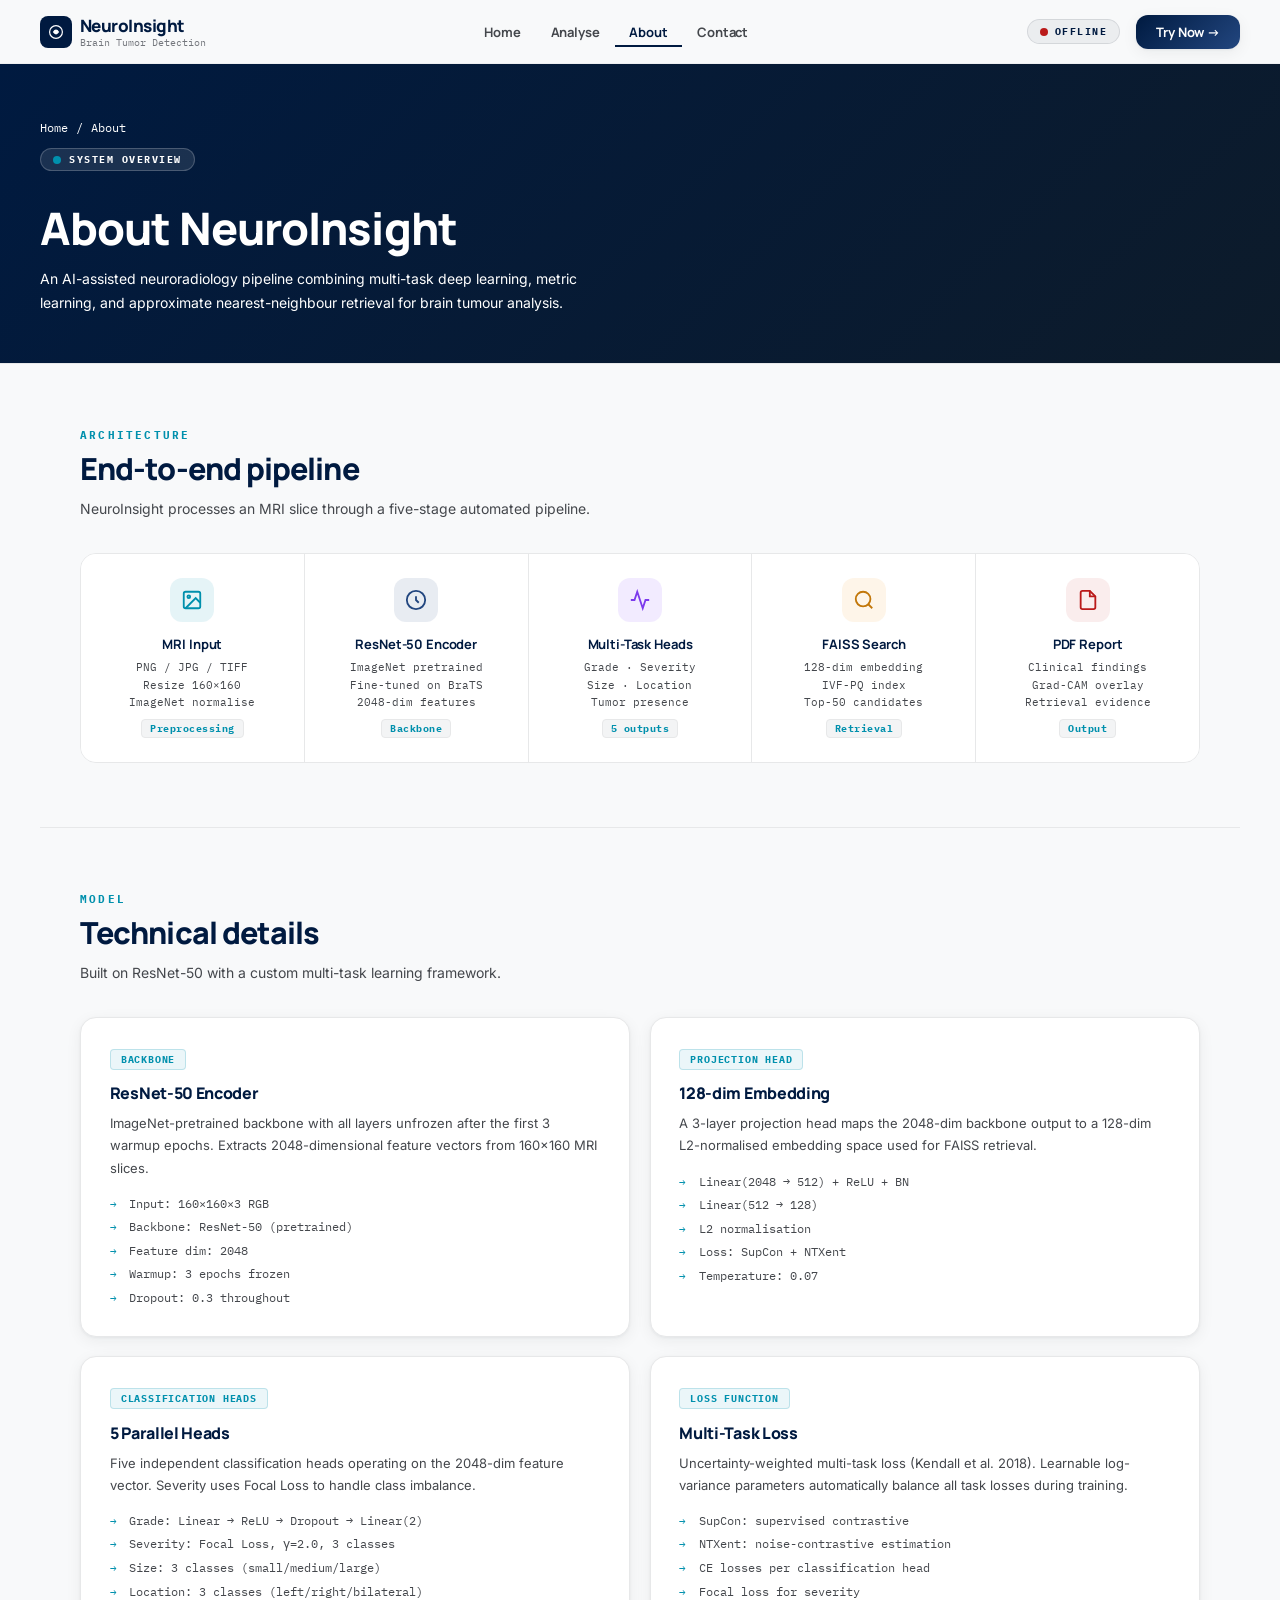
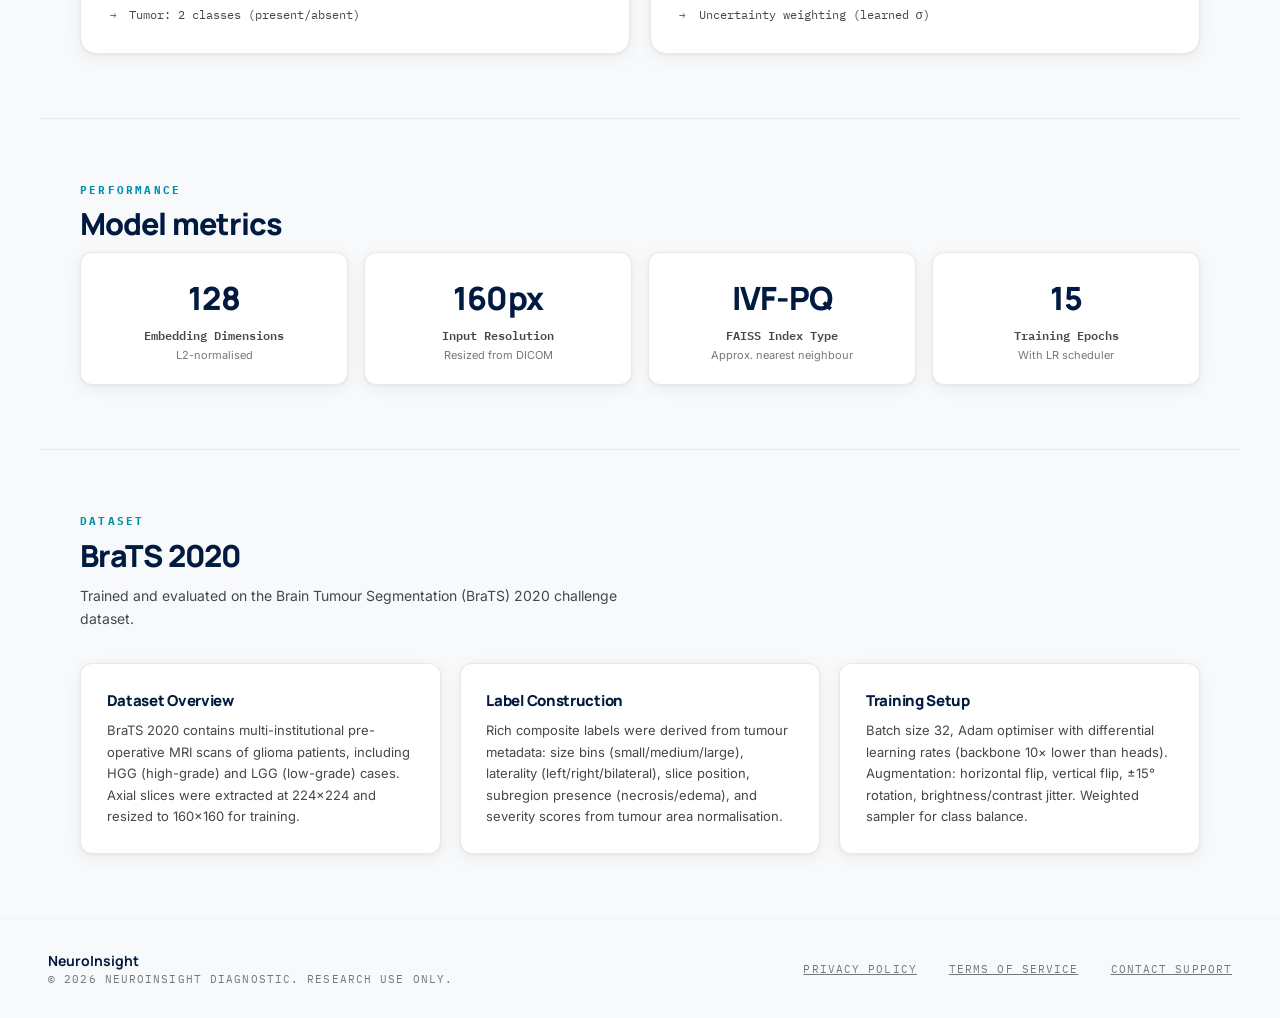
<file: about.html>
<!DOCTYPE html>
<html lang="en">
<head>
<meta charset="UTF-8"/>
<meta name="viewport" content="width=device-width, initial-scale=1.0"/>
<title>About — NeuroInsight</title>
<link rel="stylesheet" href="/static/style.css"/>
<style>
/* ── PAGE-SPECIFIC: about.html only ── */
.page-hero { background: linear-gradient(135deg,var(--navy) 0%,var(--navy3) 100%); padding: 3.5rem 2.5rem 3rem; }
.page-hero-inner { max-width:1200px; margin:0 auto; }
.page-hero h1 { font-family:var(--fd); font-size:clamp(1.8rem,3.5vw,2.8rem); font-weight:800; color:#fff; margin:.8rem 0 .6rem; letter-spacing:-.02em; }
.page-hero p { font-size:14px; color:#fff; max-width:540px; line-height:1.7; }
.breadcrumb { display:flex; align-items:center; gap:8px; font-size:12px; font-family:var(--fm); color:#fff; margin-bottom:.8rem; }
.breadcrumb a { color:var(--white); text-decoration:none; } .breadcrumb a:hover{color:var(--accent);}
.breadcrumb span { color:var(--white); }
.tag { background: rgba(255,255,255,.1); border-color: rgba(255,255,255,.2); color: #fff; }
.tag-dot { background: var(--teal); }
.analyse-wrap { max-width:1200px; margin:0 auto; padding:2.5rem 2.5rem; }
.analyse-grid { display:grid; grid-template-columns:400px 1fr; gap:1.5rem; align-items:start; }
@media(max-width:900px){ .analyse-grid{grid-template-columns:1fr;} }
@media(max-width:600px){ .analyse-wrap{padding:1.5rem;} }

.left-col { display:flex; flex-direction:column; gap:1.2rem; }
.right-col{ display:flex; flex-direction:column; gap:1.2rem; }

/* Pipeline */
.about-section { max-width: 1200px; margin: 0 auto; padding: 4rem 2.5rem; }
.about-section + .about-section { padding-top: 0; }
@media(max-width:600px){ .about-section { padding-left: 1.5rem; padding-right: 1.5rem; } }

.sec-label-a { font-size: 11px; font-family: var(--fm); color: var(--teal); text-transform: uppercase; letter-spacing: .2em; margin-bottom: .4rem; font-weight: 700; }
.sec-title-a { font-family: var(--fd); font-size: clamp(1.4rem,2.5vw,1.9rem); font-weight: 800; color: var(--navy); letter-spacing: -.03em; margin-bottom: .5rem; }
.sec-sub-a   { font-size: 14px; color: var(--muted); line-height: 1.7; max-width: 580px; font-family: var(--fb); margin-bottom: 2rem; }

/* Pipeline strip */
.pipeline { display: flex; align-items: stretch; gap: 0; overflow-x: auto; margin-top: 2rem; border: 1px solid var(--surf-high); border-radius: var(--r3); overflow: hidden; }
.pipe-step { flex: 1; min-width: 160px; background: var(--white); border-right: 1px solid var(--surf-high); padding: 1.5rem 1.2rem; text-align: center; position: relative; transition: background .2s; }
.pipe-step:last-child { border-right: none; }
.pipe-step:hover { background: var(--surf-low); }
.pipe-ico { width: 44px; height: 44px; border-radius: 12px; display: flex; align-items: center; justify-content: center; margin: 0 auto .8rem; }
.pipe-step h4 { font-family: var(--fd); font-size: 13px; font-weight: 700; color: var(--navy); margin-bottom: .4rem; letter-spacing: -.01em; }
.pipe-step p  { font-size: 11px; color: var(--muted); line-height: 1.55; font-family: var(--fm); }
.pipe-tag { display: inline-block; background: var(--surf-low); border: 1px solid var(--surf-high); color: var(--teal); font-size: 10px; padding: 2px 8px; border-radius: 4px; margin-top: .5rem; font-family: var(--fm); font-weight: 700; letter-spacing: .05em; }
@media(max-width:860px){
  .pipeline { flex-wrap: wrap; border-radius: var(--r2); }
  .pipe-step { min-width: calc(50% - 0px); border-right: 1px solid var(--surf-high); border-bottom: 1px solid var(--surf-high); }
}
@media(max-width:500px){ .pipe-step { min-width: 100%; } }

/* Model grid */
.model-grid { display: grid; grid-template-columns: 1fr 1fr; gap: 1.2rem; }
@media(max-width:860px){ .model-grid { grid-template-columns: 1fr; } }

.model-card { background: var(--white); border: 1px solid var(--surf-high); border-radius: var(--r3); padding: 1.8rem; box-shadow: var(--sh); transition: box-shadow .2s, transform .2s; }
.model-card:hover { box-shadow: var(--sh2); transform: translateY(-2px); }
.model-badge { display: inline-flex; background: rgba(0,144,173,.08); border: 1px solid rgba(0,144,173,.2); color: var(--teal); font-size: 10px; padding: 3px 10px; border-radius: 4px; font-family: var(--fm); font-weight: 700; letter-spacing: .08em; text-transform: uppercase; margin-bottom: .8rem; }
.model-card h3 { font-family: var(--fd); font-size: 16px; font-weight: 800; color: var(--navy); margin-bottom: .5rem; letter-spacing: -.02em; }
.model-card p  { font-size: 13px; color: var(--muted); line-height: 1.7; margin-bottom: 1rem; font-family: var(--fb); }
.model-card ul { list-style: none; display: flex; flex-direction: column; gap: .35rem; }
.model-card ul li { font-size: 12px; color: var(--on-svar); padding-left: 1.2rem; position: relative; font-family: var(--fm); line-height: 1.5; }
.model-card ul li::before { content: '→'; position: absolute; left: 0; color: var(--teal); font-size: 11px; top: 1px; }

/* Metrics */
.metrics-grid { display: grid; grid-template-columns: repeat(4, 1fr); gap: 1rem; }
@media(max-width:860px){ .metrics-grid { grid-template-columns: repeat(2, 1fr); } }
@media(max-width:480px){ .metrics-grid { grid-template-columns: 1fr 1fr; } }

.metric-card { background: var(--white); border: 1px solid var(--surf-high); border-radius: var(--r2); padding: 1.4rem; text-align: center; box-shadow: var(--sh); transition: all .2s; }
.metric-card:hover { border-color: var(--teal); transform: translateY(-2px); box-shadow: var(--sh2); }
.metric-val { font-family: var(--fd); font-size: 2rem; font-weight: 800; color: var(--navy); letter-spacing: -.03em; }
.metric-lbl { font-size: 12px; color: var(--muted); margin-top: .3rem; font-family: var(--fm); font-weight: 600; }
.metric-sub { font-size: 11px; color: var(--muted2); margin-top: .2rem; font-family: var(--fb); }

/* Dataset */
.dataset-row { display: grid; grid-template-columns: 1fr 1fr 1fr; gap: 1.2rem; }
@media(max-width:860px){ .dataset-row { grid-template-columns: 1fr; } }

.ds-card { background: var(--white); border: 1px solid var(--surf-high); border-radius: var(--r2); padding: 1.6rem; box-shadow: var(--sh); }
.ds-card h3 { font-family: var(--fd); font-size: 15px; font-weight: 800; color: var(--navy); margin-bottom: .6rem; letter-spacing: -.02em; }
.ds-card p  { font-size: 13px; color: var(--muted); line-height: 1.65; font-family: var(--fb); }

/* divider between sections */
.section-divider { border: none; border-top: 1px solid var(--surf-high); margin: 0 2.5rem; }
</style>
</head>
<body>

<!-- NAV -->
<nav>
  <a class="nav-logo" href="index.html">
    <div class="nav-logo-mark">
      <svg viewBox="0 0 20 20" fill="none">
        <circle cx="10" cy="10" r="8" stroke="white" stroke-width="1.5"/>
        <path d="M6 10 Q10 4 14 10 Q10 16 6 10Z" fill="white"/>
      </svg>
    </div>
    <div>
      <span class="nav-logo-text">NeuroInsight</span>
      <span class="nav-logo-sub">Brain Tumor Detection</span>
    </div>
  </a>
  <div class="nav-links" id="navLinks">
    <a href="index.html">Home</a>
    <a href="analyse.html">Analyse</a>
    <a href="about.html" class="active">About</a>
    <a href="contact.html">Contact</a>
  </div>
  <div style="display:flex;align-items:center;gap:1rem;">
    <div class="nav-status"><span class="sdot" id="sdot"></span><span id="stext">checking…</span></div>
    <a href="analyse.html" class="nav-cta">Try Now →</a>
    <div class="hamburger" onclick="document.getElementById('navLinks').classList.toggle('open')">
      <span></span><span></span><span></span>
    </div>
  </div>
</nav>

<!-- PAGE HERO — uses .page-hero from style.css -->
<div class="page-hero">
  <div class="page-hero-inner">
    <div class="breadcrumb">
      <a href="index.html">Home</a>
      <span class="breadcrumb-sep">/</span>
      <span>About</span>
    </div>
    <div class="tag" style="margin-bottom:.8rem;"><span class="tag-dot"></span>System overview</div>
    <h1>About NeuroInsight</h1>
    <p>An AI-assisted neuroradiology pipeline combining multi-task deep learning, metric learning, and approximate nearest-neighbour retrieval for brain tumour analysis.</p>
  </div>
</div>

<!-- PIPELINE -->
<div class="about-section reveal">
  <div class="sec-label-a">Architecture</div>
  <div class="sec-title-a">End-to-end pipeline</div>
  <p class="sec-sub-a">NeuroInsight processes an MRI slice through a five-stage automated pipeline.</p>

  <div class="pipeline">
    <div class="pipe-step">
      <div class="pipe-ico" style="background:rgba(0,144,173,.1);">
        <svg width="22" height="22" fill="none" stroke="var(--teal)" stroke-width="2" viewBox="0 0 24 24"><rect x="3" y="3" width="18" height="18" rx="2"/><circle cx="8.5" cy="8.5" r="1.5"/><polyline points="21 15 16 10 5 21"/></svg>
      </div>
      <h4>MRI Input</h4>
      <p>PNG / JPG / TIFF<br>Resize 160×160<br>ImageNet normalise</p>
      <span class="pipe-tag">Preprocessing</span>
    </div>
    <div class="pipe-step">
      <div class="pipe-ico" style="background:rgba(34,70,127,.1);">
        <svg width="22" height="22" fill="none" stroke="var(--navy2)" stroke-width="2" viewBox="0 0 24 24"><circle cx="12" cy="12" r="10"/><path d="M12 8v4l3 3"/></svg>
      </div>
      <h4>ResNet-50 Encoder</h4>
      <p>ImageNet pretrained<br>Fine-tuned on BraTS<br>2048-dim features</p>
      <span class="pipe-tag">Backbone</span>
    </div>
    <div class="pipe-step">
      <div class="pipe-ico" style="background:rgba(124,58,255,.1);">
        <svg width="22" height="22" fill="none" stroke="#7c3aed" stroke-width="2" viewBox="0 0 24 24"><polyline points="22 12 18 12 15 21 9 3 6 12 2 12"/></svg>
      </div>
      <h4>Multi-Task Heads</h4>
      <p>Grade · Severity<br>Size · Location<br>Tumor presence</p>
      <span class="pipe-tag">5 outputs</span>
    </div>
    <div class="pipe-step">
      <div class="pipe-ico" style="background:rgba(239,159,39,.1);">
        <svg width="22" height="22" fill="none" stroke="#c2770a" stroke-width="2" viewBox="0 0 24 24"><circle cx="11" cy="11" r="8"/><line x1="21" y1="21" x2="16.65" y2="16.65"/></svg>
      </div>
      <h4>FAISS Search</h4>
      <p>128-dim embedding<br>IVF-PQ index<br>Top-50 candidates</p>
      <span class="pipe-tag">Retrieval</span>
    </div>
    <div class="pipe-step">
      <div class="pipe-ico" style="background:rgba(186,26,26,.08);">
        <svg width="22" height="22" fill="none" stroke="#ba1a1a" stroke-width="2" viewBox="0 0 24 24"><path d="M14 2H6a2 2 0 00-2 2v16a2 2 0 002 2h12a2 2 0 002-2V8z"/><polyline points="14 2 14 8 20 8"/></svg>
      </div>
      <h4>PDF Report</h4>
      <p>Clinical findings<br>Grad-CAM overlay<br>Retrieval evidence</p>
      <span class="pipe-tag">Output</span>
    </div>
  </div>
</div>

<hr class="section-divider"/>

<!-- MODEL DETAILS -->
<div class="about-section reveal">
  <div class="sec-label-a">Model</div>
  <div class="sec-title-a">Technical details</div>
  <p class="sec-sub-a">Built on ResNet-50 with a custom multi-task learning framework.</p>
  <div class="model-grid">
    <div class="model-card">
      <span class="model-badge">Backbone</span>
      <h3>ResNet-50 Encoder</h3>
      <p>ImageNet-pretrained backbone with all layers unfrozen after the first 3 warmup epochs. Extracts 2048-dimensional feature vectors from 160×160 MRI slices.</p>
      <ul>
        <li>Input: 160×160×3 RGB</li>
        <li>Backbone: ResNet-50 (pretrained)</li>
        <li>Feature dim: 2048</li>
        <li>Warmup: 3 epochs frozen</li>
        <li>Dropout: 0.3 throughout</li>
      </ul>
    </div>
    <div class="model-card">
      <span class="model-badge">Projection Head</span>
      <h3>128-dim Embedding</h3>
      <p>A 3-layer projection head maps the 2048-dim backbone output to a 128-dim L2-normalised embedding space used for FAISS retrieval.</p>
      <ul>
        <li>Linear(2048 → 512) + ReLU + BN</li>
        <li>Linear(512 → 128)</li>
        <li>L2 normalisation</li>
        <li>Loss: SupCon + NTXent</li>
        <li>Temperature: 0.07</li>
      </ul>
    </div>
    <div class="model-card">
      <span class="model-badge">Classification Heads</span>
      <h3>5 Parallel Heads</h3>
      <p>Five independent classification heads operating on the 2048-dim feature vector. Severity uses Focal Loss to handle class imbalance.</p>
      <ul>
        <li>Grade: Linear → ReLU → Dropout → Linear(2)</li>
        <li>Severity: Focal Loss, γ=2.0, 3 classes</li>
        <li>Size: 3 classes (small/medium/large)</li>
        <li>Location: 3 classes (left/right/bilateral)</li>
        <li>Tumor: 2 classes (present/absent)</li>
      </ul>
    </div>
    <div class="model-card">
      <span class="model-badge">Loss Function</span>
      <h3>Multi-Task Loss</h3>
      <p>Uncertainty-weighted multi-task loss (Kendall et al. 2018). Learnable log-variance parameters automatically balance all task losses during training.</p>
      <ul>
        <li>SupCon: supervised contrastive</li>
        <li>NTXent: noise-contrastive estimation</li>
        <li>CE losses per classification head</li>
        <li>Focal loss for severity</li>
        <li>Uncertainty weighting (learned σ)</li>
      </ul>
    </div>
  </div>
</div>

<hr class="section-divider"/>

<!-- METRICS -->
<div class="about-section reveal">
  <div class="sec-label-a">Performance</div>
  <div class="sec-title-a">Model metrics</div>
  <div class="metrics-grid">
    <div class="metric-card">
      <div class="metric-val">128</div>
      <div class="metric-lbl">Embedding Dimensions</div>
      <div class="metric-sub">L2-normalised</div>
    </div>
    <div class="metric-card">
      <div class="metric-val">160px</div>
      <div class="metric-lbl">Input Resolution</div>
      <div class="metric-sub">Resized from DICOM</div>
    </div>
    <div class="metric-card">
      <div class="metric-val">IVF-PQ</div>
      <div class="metric-lbl">FAISS Index Type</div>
      <div class="metric-sub">Approx. nearest neighbour</div>
    </div>
    <div class="metric-card">
      <div class="metric-val">15</div>
      <div class="metric-lbl">Training Epochs</div>
      <div class="metric-sub">With LR scheduler</div>
    </div>
  </div>
</div>

<hr class="section-divider"/>

<!-- DATASET -->
<div class="about-section reveal">
  <div class="sec-label-a">Dataset</div>
  <div class="sec-title-a">BraTS 2020</div>
  <p class="sec-sub-a">Trained and evaluated on the Brain Tumour Segmentation (BraTS) 2020 challenge dataset.</p>
  <div class="dataset-row">
    <div class="ds-card">
      <h3>Dataset Overview</h3>
      <p>BraTS 2020 contains multi-institutional pre-operative MRI scans of glioma patients, including HGG (high-grade) and LGG (low-grade) cases. Axial slices were extracted at 224×224 and resized to 160×160 for training.</p>
    </div>
    <div class="ds-card">
      <h3>Label Construction</h3>
      <p>Rich composite labels were derived from tumour metadata: size bins (small/medium/large), laterality (left/right/bilateral), slice position, subregion presence (necrosis/edema), and severity scores from tumour area normalisation.</p>
    </div>
    <div class="ds-card">
      <h3>Training Setup</h3>
      <p>Batch size 32, Adam optimiser with differential learning rates (backbone 10× lower than heads). Augmentation: horizontal flip, vertical flip, ±15° rotation, brightness/contrast jitter. Weighted sampler for class balance.</p>
    </div>
  </div>
</div>

<!-- FOOTER — uses .site-footer from style.css -->
<footer class="site-footer">
  <div class="footer-inner">
    <div>
      <div class="footer-brand-name">NeuroInsight</div>
      <div class="footer-copy">© 2026 NeuroInsight Diagnostic. Research Use Only.</div>
    </div>
    <div class="footer-links">
      <a href="#">Privacy Policy</a>
      <a href="#">Terms of Service</a>
      <a href="contact.html">Contact Support</a>
    </div>
  </div>
</footer>

<script>
async function checkStatus() {
  try {
    const r = await fetch('http://localhost:8002/api/health', { signal: AbortSignal.timeout(3000) });
    const d = await r.json();
    if (d.status === 'ok') {
      document.getElementById('sdot').className = 'sdot on';
      document.getElementById('stext').textContent = `online · ${(d.index_size||0).toLocaleString()} vec`;
      return;
    }
  } catch(e) {}
  document.getElementById('sdot').className = 'sdot off';
  document.getElementById('stext').textContent = 'offline';
}
checkStatus(); setInterval(checkStatus, 15000);

const ro = new IntersectionObserver(entries => entries.forEach(e => {
  if (e.isIntersecting) e.target.classList.add('visible');
}), { threshold: 0.08 });
document.querySelectorAll('.reveal').forEach(el => ro.observe(el));
</script>
</body>
</html>
</file>
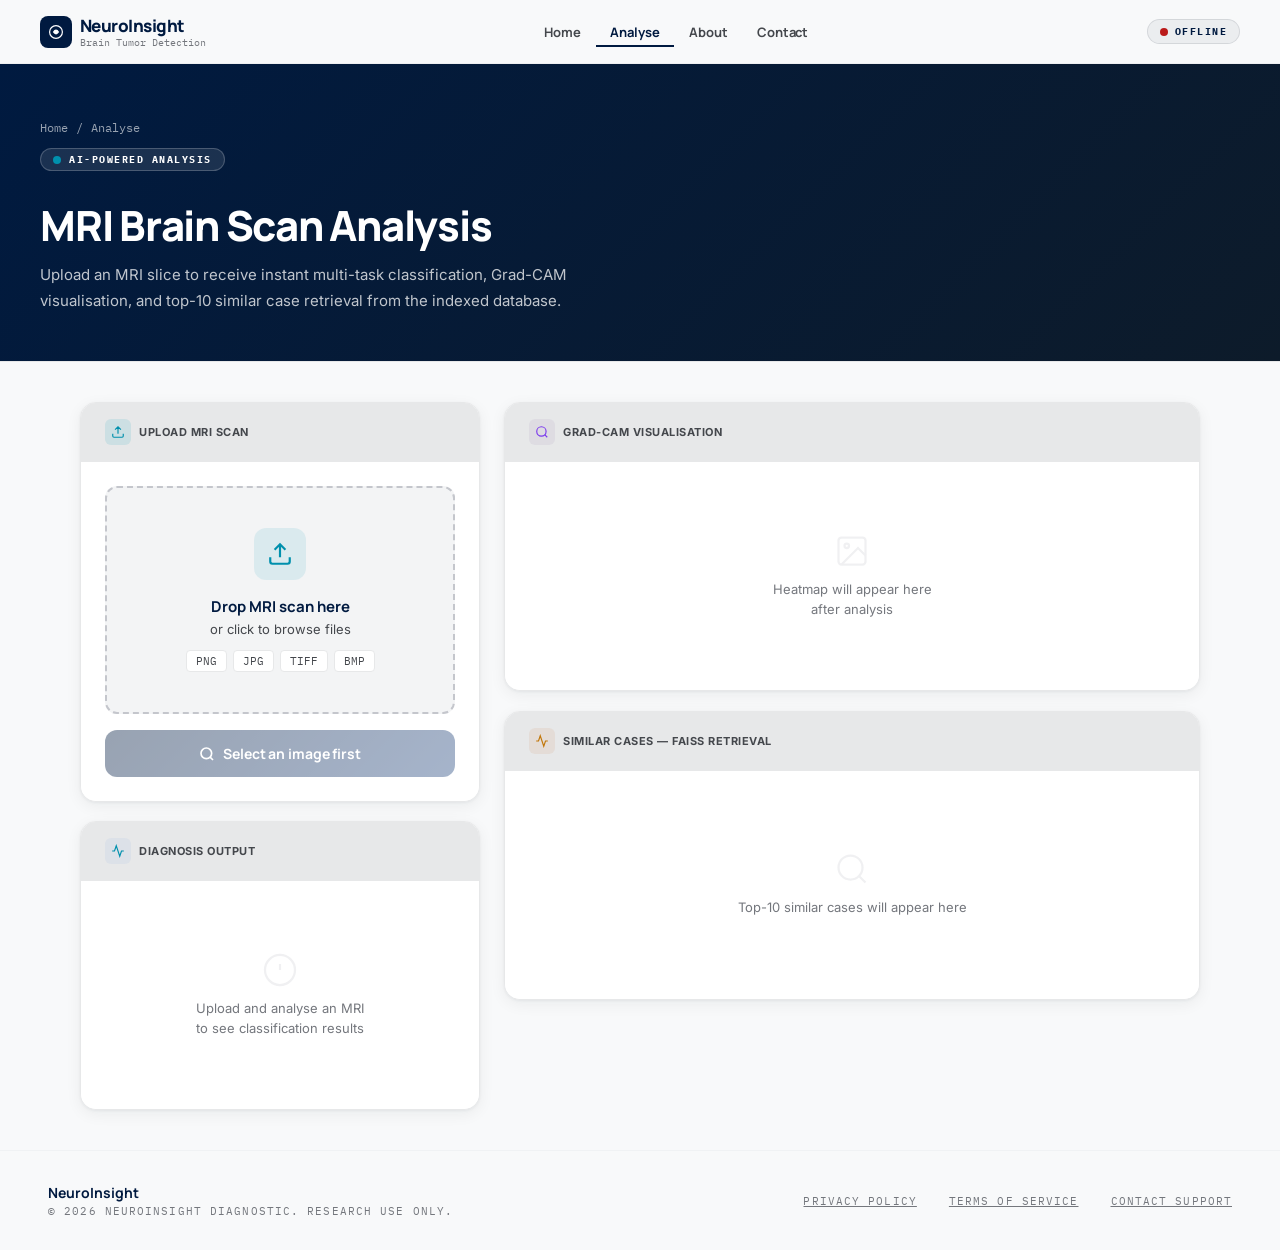
<file: analyse.html>
<!DOCTYPE html>
<html lang="en">
<head>
<meta charset="UTF-8"/>
<meta name="viewport" content="width=device-width, initial-scale=1.0"/>
<title>Analyse — NeuroInsight</title>
<link rel="stylesheet" href="/static/style.css"/>
<style>
/* ── PAGE HERO override → navy gradient ── */
.page-hero { background: linear-gradient(135deg, var(--navy) 0%, var(--navy3) 100%); }
.page-hero h1 { color: #fff; }
.page-hero p  { color: rgba(255,255,255,.75); }
.breadcrumb, .breadcrumb a, .breadcrumb span { color: rgba(255,255,255,.6); }
.breadcrumb a:hover { color: var(--teal); }
.tag { background: rgba(255,255,255,.1); border-color: rgba(255,255,255,.2); color: #fff; }
.tag-dot { background: var(--teal); }

/* ── Layout ── */
.analyse-wrap { max-width: 1200px; margin: 0 auto; padding: 2.5rem; }
@media(max-width:600px){ .analyse-wrap { padding: 1.5rem; } }
.analyse-grid { display: grid; grid-template-columns: 400px 1fr; gap: 1.5rem; align-items: start; }
@media(max-width:900px){ .analyse-grid { grid-template-columns: 1fr; } }
.left-col  { display: flex; flex-direction: column; gap: 1.2rem; }
.right-col { display: flex; flex-direction: column; gap: 1.2rem; }

/* ── Diag grid ── */
.diag-grid2 { display: grid; grid-template-columns: 1fr 1fr; gap: .8rem; margin-bottom: 1rem; }
@media(max-width:500px){ .diag-grid2 { grid-template-columns: 1fr; } }

/* ════════════════════════════════════════
   PATIENT DETAILS MODAL
   ════════════════════════════════════════ */
.modal-overlay {
  position: fixed; inset: 0; z-index: 1000;
  background: rgba(0,26,64,.55);
  backdrop-filter: blur(6px);
  display: flex; align-items: center; justify-content: center;
  opacity: 0; pointer-events: none;
  transition: opacity .25s ease;
  padding: 1rem;
}
.modal-overlay.open { opacity: 1; pointer-events: all; }

.modal {
  background: var(--white); border-radius: var(--r3);
  width: 100%; max-width: 520px;
  box-shadow: 0 24px 60px rgba(0,26,64,.25);
  transform: translateY(18px) scale(.98);
  transition: transform .28s cubic-bezier(.4,0,.2,1);
  overflow: hidden;
}
.modal-overlay.open .modal { transform: translateY(0) scale(1); }

.modal-header {
  background: linear-gradient(135deg, var(--navy), var(--navy2));
  padding: 1.4rem 1.6rem;
  display: flex; align-items: flex-start; justify-content: space-between; gap: 1rem;
}
.modal-header-left h2 {
  font-family: var(--fd); font-size: 16px; font-weight: 800;
  color: #fff; letter-spacing: -.02em; margin-bottom: 3px;
}
.modal-header-left p { font-size: 12px; color: rgba(255,255,255,.6); font-family: var(--fm); }
.modal-close {
  background: rgba(255,255,255,.12); border: none; color: rgba(255,255,255,.8);
  width: 30px; height: 30px; border-radius: 8px; cursor: pointer;
  display: flex; align-items: center; justify-content: center;
  font-size: 16px; flex-shrink: 0; transition: background .15s;
}
.modal-close:hover { background: rgba(255,255,255,.22); }

.modal-body { padding: 1.6rem; }

/* Step indicator */
.modal-steps {
  display: flex; align-items: center; gap: 0; margin-bottom: 1.6rem;
}
.modal-step {
  display: flex; align-items: center; gap: 6px;
  font-size: 11px; font-family: var(--fm); font-weight: 700;
  color: var(--muted2); text-transform: uppercase; letter-spacing: .05em;
}
.modal-step.active { color: var(--navy); }
.modal-step.done   { color: var(--teal); }
.step-dot {
  width: 22px; height: 22px; border-radius: 50%;
  background: var(--surf-high); display: flex; align-items: center;
  justify-content: center; font-size: 10px; font-weight: 800;
  color: var(--muted2); flex-shrink: 0; transition: all .2s;
}
.modal-step.active .step-dot { background: var(--navy); color: #fff; }
.modal-step.done   .step-dot { background: var(--teal); color: #fff; }
.step-line { flex: 1; height: 1px; background: var(--surf-high); margin: 0 8px; }

/* Form fields inside modal */
.mfg { margin-bottom: 1rem; }
.mfg label {
  display: block; font-size: 11px; font-weight: 700; color: var(--muted2);
  text-transform: uppercase; letter-spacing: .1em; margin-bottom: .35rem;
  font-family: var(--fm);
}
.mfg input, .mfg textarea, .mfg select {
  width: 100%; background: var(--surf-low); border: 1px solid var(--surf-high);
  border-radius: var(--r2); padding: 10px 13px; font-size: 13px; color: var(--on-surf);
  font-family: var(--fb); outline: none; resize: none;
  transition: border-color .2s, box-shadow .2s, background .2s;
}
.mfg input::placeholder, .mfg textarea::placeholder { color: var(--outvar); }
.mfg input:focus, .mfg textarea:focus, .mfg select:focus {
  border-color: var(--teal); background: var(--white);
  box-shadow: 0 0 0 3px rgba(0,144,173,.1);
}
.mfg textarea { min-height: 80px; line-height: 1.6; }
.mfg-row { display: grid; grid-template-columns: 1fr 1fr; gap: 1rem; }
@media(max-width:480px){ .mfg-row { grid-template-columns: 1fr; } }

.modal-optional {
  font-size: 11px; color: var(--muted2); font-family: var(--fm);
  background: var(--surf-low); border: 1px solid var(--surf-high);
  border-radius: 6px; padding: 6px 10px; margin-bottom: 1rem;
  display: flex; align-items: center; gap: 6px;
}

/* Modal file preview strip */
.modal-file-strip {
  background: var(--surf-low); border: 1px solid var(--surf-high);
  border-radius: var(--r2); padding: .8rem 1rem;
  display: flex; align-items: center; gap: 10px; margin-bottom: 1rem;
}
.modal-file-ico {
  width: 32px; height: 32px; border-radius: 8px;
  background: rgba(0,144,173,.1);
  display: flex; align-items: center; justify-content: center; flex-shrink: 0;
}
.modal-file-ico svg { width: 16px; height: 16px; stroke: var(--teal); fill: none; stroke-width: 2; }
.modal-file-name { font-size: 13px; font-weight: 600; color: var(--navy); font-family: var(--fd); }
.modal-file-size { font-size: 11px; color: var(--muted2); font-family: var(--fm); }

.modal-footer {
  padding: 1rem 1.6rem 1.6rem;
  display: flex; gap: .8rem; justify-content: flex-end;
  border-top: 1px solid var(--surf-high);
}
.btn-modal-back {
  background: var(--white); color: var(--muted); border: 1px solid var(--surf-high);
  padding: 10px 20px; border-radius: var(--r2); font-size: 13px; font-weight: 700;
  cursor: pointer; font-family: var(--fd); transition: all .18s; letter-spacing: -.01em;
}
.btn-modal-back:hover { border-color: var(--teal); color: var(--teal); }
.btn-modal-next {
  background: linear-gradient(135deg, var(--navy), var(--navy2));
  color: #fff; border: none; padding: 10px 24px;
  border-radius: var(--r2); font-size: 13px; font-weight: 700;
  cursor: pointer; font-family: var(--fd); transition: all .2s;
  display: flex; align-items: center; gap: 7px; letter-spacing: -.01em;
  box-shadow: var(--sh);
}
.btn-modal-next:hover { transform: translateY(-1px); box-shadow: var(--sh2); }
.btn-modal-next:disabled { opacity: .4; cursor: not-allowed; transform: none; }

/* Step panels */
.modal-step-panel { display: none; }
.modal-step-panel.active { display: block; }
</style>
</head>
<body>

<!-- ══════════════════════════════════════
     PATIENT DETAILS MODAL
     ══════════════════════════════════════ -->
<div class="modal-overlay" id="modalOverlay">
  <div class="modal" role="dialog" aria-modal="true" aria-labelledby="modalTitle">

    <div class="modal-header">
      <div class="modal-header-left">
        <h2 id="modalTitle">Patient Details</h2>
        <p>Please fill in details before analysis</p>
      </div>
      <button class="modal-close" onclick="closeModal()" aria-label="Close">✕</button>
    </div>

    <div class="modal-body">

      <!-- Step indicator -->
      <div class="modal-steps">
        <div class="modal-step active" id="step-ind-1">
          <div class="step-dot">1</div>Patient
        </div>
        <div class="step-line"></div>
        <div class="modal-step" id="step-ind-2">
          <div class="step-dot">2</div>Clinical
        </div>
        <div class="step-line"></div>
        <div class="modal-step" id="step-ind-3">
          <div class="step-dot">3</div>Confirm
        </div>
      </div>

      <!-- STEP 1: Patient info -->
      <div class="modal-step-panel active" id="modal-panel-1">
        <div class="mfg-row">
          <div class="mfg">
            <label>First Name <span style="color:var(--teal)">*</span></label>
            <input type="text" id="pt-fname" placeholder="e.g. Priya" autocomplete="given-name"/>
          </div>
          <div class="mfg">
            <label>Last Name <span style="color:var(--teal)">*</span></label>
            <input type="text" id="pt-lname" placeholder="e.g. Sharma" autocomplete="family-name"/>
          </div>
        </div>
        <div class="mfg-row">
          <div class="mfg">
            <label>Date of Birth <span style="color:var(--teal)">*</span></label>
            <input type="date" id="pt-dob"/>
          </div>
          <div class="mfg">
            <label>Gender</label>
            <select id="pt-gender">
              <option value="">Select…</option>
              <option>Male</option>
              <option>Female</option>
              <option>Other</option>
              <option>Prefer not to say</option>
            </select>
          </div>
        </div>
        <div class="mfg">
          <label>Patient ID <span style="color:var(--muted2);font-weight:400">(optional)</span></label>
          <input type="text" id="pt-id" placeholder="e.g. NI-2026-0042"/>
        </div>
      </div>

      <!-- STEP 2: Clinical info -->
      <div class="modal-step-panel" id="modal-panel-2">
        <div class="mfg">
          <label>Referring Physician <span style="color:var(--muted2);font-weight:400">(optional)</span></label>
          <input type="text" id="pt-physician" placeholder="e.g. Dr. Siddharth"/>
        </div>
        <div class="mfg">
          <label>Clinical History <span style="color:var(--teal)">*</span></label>
          <textarea id="pt-history" placeholder="e.g. Presenting with persistent headaches and visual disturbances for 3 weeks. Suspected intracranial lesion on prior CT."></textarea>
        </div>
        <div class="mfg">
          <label>MRI Sequences</label>
          <input type="text" id="pt-sequences" placeholder="e.g. T1, T2, FLAIR Axial" value="T1 / T2 / FLAIR Axial"/>
        </div>
      </div>

      <!-- STEP 3: Confirm -->
      <div class="modal-step-panel" id="modal-panel-3">
        <div id="modal-confirm-body" style="display:flex;flex-direction:column;gap:.6rem;"></div>
        <!-- Scan file strip -->
        <div class="modal-file-strip" style="margin-top:.8rem;">
          <div class="modal-file-ico">
            <svg viewBox="0 0 24 24"><rect x="3" y="3" width="18" height="18" rx="2"/><circle cx="8.5" cy="8.5" r="1.5"/><polyline points="21 15 16 10 5 21"/></svg>
          </div>
          <div>
            <div class="modal-file-name" id="confirm-filename">—</div>
            <div class="modal-file-size" id="confirm-filesize">MRI Scan</div>
          </div>
        </div>
        <div class="modal-optional">
          <svg width="13" height="13" fill="none" stroke="var(--teal)" stroke-width="2" viewBox="0 0 24 24"><circle cx="12" cy="12" r="10"/><line x1="12" y1="8" x2="12" y2="12"/><line x1="12" y1="16" x2="12.01" y2="16"/></svg>
          Patient data is used only for this report and is not stored.
        </div>
      </div>

    </div><!-- end modal-body -->

    <div class="modal-footer">
      <button class="btn-modal-back" id="modalBackBtn" onclick="modalBack()" style="display:none;">← Back</button>
      <button class="btn-modal-next" id="modalNextBtn" onclick="modalNext()">
        Next <svg width="13" height="13" fill="none" stroke="currentColor" stroke-width="2.5" viewBox="0 0 24 24"><line x1="5" y1="12" x2="19" y2="12"/><polyline points="12 5 19 12 12 19"/></svg>
      </button>
    </div>

  </div>
</div>

<!-- NAV -->
<nav>
  <a class="nav-logo" href="index.html">
    <div class="nav-logo-mark">
      <svg viewBox="0 0 20 20" fill="none">
        <circle cx="10" cy="10" r="8" stroke="white" stroke-width="1.5"/>
        <path d="M6 10 Q10 4 14 10 Q10 16 6 10Z" fill="white"/>
      </svg>
    </div>
    <div>
      <span class="nav-logo-text">NeuroInsight</span>
      <span class="nav-logo-sub">Brain Tumor Detection</span>
    </div>
  </a>
  <div class="nav-links" id="navLinks">
    <a href="index.html">Home</a>
    <a href="analyse.html" class="active">Analyse</a>
    <a href="about.html">About</a>
    <a href="contact.html">Contact</a>
  </div>
  <div style="display:flex;align-items:center;gap:1rem;">
    <div class="nav-status"><span class="sdot" id="sdot"></span><span id="stext">checking…</span></div>
    <div class="hamburger" onclick="document.getElementById('navLinks').classList.toggle('open')">
      <span></span><span></span><span></span>
    </div>
  </div>
</nav>

<!-- PAGE HERO -->
<div class="page-hero">
  <div class="page-hero-inner">
    <div class="breadcrumb">
      <a href="index.html">Home</a>
      <span class="breadcrumb-sep">/</span>
      <span>Analyse</span>
    </div>
    <div class="tag" style="margin-bottom:.8rem;"><span class="tag-dot"></span>AI-powered analysis</div>
    <h1>MRI Brain Scan Analysis</h1>
    <p>Upload an MRI slice to receive instant multi-task classification, Grad-CAM visualisation, and top-10 similar case retrieval from the indexed database.</p>
  </div>
</div>

<!-- MAIN -->
<div class="analyse-wrap">
  <div class="analyse-grid">

    <!-- LEFT COL -->
    <div class="left-col">

      <!-- Upload panel -->
      <div class="panel">
        <div class="panel-head">
          <div class="panel-title">
            <div class="pico ico-g">
              <svg width="14" height="14" fill="none" stroke="var(--teal)" stroke-width="2" viewBox="0 0 24 24"><path d="M21 15v4a2 2 0 01-2 2H5a2 2 0 01-2-2v-4M17 8l-5-5-5 5M12 3v12"/></svg>
            </div>
            Upload MRI Scan
          </div>
        </div>
        <div class="panel-body">
          <div id="alertBox" class="alert"></div>
          <div class="upload-zone" id="uploadZone">
            <input type="file" id="fileInput" accept=".png,.jpg,.jpeg,.tiff,.tif,.bmp"/>
            <div class="upload-icon">
              <svg width="26" height="26" fill="none" stroke="var(--teal)" stroke-width="2" viewBox="0 0 24 24"><path d="M21 15v4a2 2 0 01-2 2H5a2 2 0 01-2-2v-4M17 8l-5-5-5 5M12 3v12"/></svg>
            </div>
            <h3>Drop MRI scan here</h3>
            <p>or click to browse files</p>
            <div class="format-tags">
              <span class="format-tag">PNG</span>
              <span class="format-tag">JPG</span>
              <span class="format-tag">TIFF</span>
              <span class="format-tag">BMP</span>
            </div>
            <img id="previewImg" class="prev-img" alt="Preview"/>
          </div>
          <button class="btn-analyze" id="analyzeBtn" disabled>
            <div class="shimmer"></div>
            <svg width="16" height="16" fill="none" stroke="currentColor" stroke-width="2.5" viewBox="0 0 24 24"><circle cx="11" cy="11" r="8"/><path d="M21 21l-4.35-4.35"/></svg>
            <span id="btnText">Select an image first</span>
          </button>
          <button class="btn-rpt" id="reportBtn" onclick="downloadReport()">
            <svg width="14" height="14" fill="none" stroke="currentColor" stroke-width="2" viewBox="0 0 24 24"><path d="M14 2H6a2 2 0 00-2 2v16a2 2 0 002 2h12a2 2 0 002-2V8z"/><polyline points="14 2 14 8 20 8"/></svg>
            Download NeuroInsight PDF Report
          </button>
        </div>
      </div>

      <!-- Diagnosis panel -->
      <div class="panel">
        <div class="panel-head">
          <div class="panel-title">
            <div class="pico ico-b">
              <svg width="14" height="14" fill="none" stroke="var(--teal)" stroke-width="2" viewBox="0 0 24 24"><polyline points="22 12 18 12 15 21 9 3 6 12 2 12"/></svg>
            </div>
            Diagnosis Output
          </div>
          <span id="inferBadge" class="infer-badge" style="display:none;"></span>
        </div>
        <div class="panel-body" id="diagPanel">
          <div class="placeholder">
            <svg viewBox="0 0 24 24" fill="none" stroke="currentColor" stroke-width="1.5"><circle cx="12" cy="12" r="10"/><line x1="12" y1="8" x2="12" y2="12"/><line x1="12" y1="16" x2="12.01" y2="16"/></svg>
            <p>Upload and analyse an MRI<br>to see classification results</p>
          </div>
        </div>
      </div>

    </div><!-- end left -->

    <!-- RIGHT COL -->
    <div class="right-col">

      <!-- Heatmap panel -->
      <div class="panel">
        <div class="panel-head">
          <div class="panel-title">
            <div class="pico ico-p">
              <svg width="14" height="14" fill="none" stroke="#7c3aed" stroke-width="2" viewBox="0 0 24 24"><circle cx="11" cy="11" r="8"/><line x1="21" y1="21" x2="16.65" y2="16.65"/></svg>
            </div>
            Grad-CAM Visualisation
          </div>
        </div>
        <div class="panel-body" id="heatmapPanel">
          <div class="placeholder">
            <svg viewBox="0 0 24 24" fill="none" stroke="currentColor" stroke-width="1.5"><rect x="3" y="3" width="18" height="18" rx="2"/><circle cx="8.5" cy="8.5" r="1.5"/><polyline points="21 15 16 10 5 21"/></svg>
            <p>Heatmap will appear here<br>after analysis</p>
          </div>
        </div>
      </div>

      <!-- Retrieval panel -->
      <div class="panel">
        <div class="panel-head">
          <div class="panel-title">
            <div class="pico ico-o">
              <svg width="14" height="14" fill="none" stroke="#c2770a" stroke-width="2" viewBox="0 0 24 24"><polyline points="22 12 18 12 15 21 9 3 6 12 2 12"/></svg>
            </div>
            Similar Cases — FAISS Retrieval
          </div>
        </div>
        <div class="panel-body" id="retrievalPanel">
          <div class="placeholder">
            <svg viewBox="0 0 24 24" fill="none" stroke="currentColor" stroke-width="1.5"><circle cx="11" cy="11" r="8"/><line x1="21" y1="21" x2="16.65" y2="16.65"/></svg>
            <p>Top-10 similar cases will appear here</p>
          </div>
        </div>
      </div>

    </div><!-- end right -->
  </div>
</div>

<!-- FOOTER -->
<footer class="site-footer">
  <div class="footer-inner">
    <div>
      <div class="footer-brand-name">NeuroInsight</div>
      <div class="footer-copy">© 2026 NeuroInsight Diagnostic. Research Use Only.</div>
    </div>
    <div class="footer-links">
      <a href="#">Privacy Policy</a>
      <a href="#">Terms of Service</a>
      <a href="contact.html">Contact Support</a>
    </div>
  </div>
</footer>

<script>
const API = 'http://localhost:8002/api';
let currentResult = null, selFile = null;
let patientData = {};   // populated from modal
let modalStep   = 1;

/* ── Status check ── */
async function checkStatus() {
  try {
    const r = await fetch(`${API}/health`, { signal: AbortSignal.timeout(3000) });
    const d = await r.json();
    if (d.status === 'ok') {
      document.getElementById('sdot').className = 'sdot on';
      document.getElementById('stext').textContent = `online · ${(d.index_size||0).toLocaleString()} vec`;
      return;
    }
  } catch(e) {}
  document.getElementById('sdot').className = 'sdot off';
  document.getElementById('stext').textContent = 'offline';
}
checkStatus(); setInterval(checkStatus, 15000);

/* ── File handling ── */
const fileInput  = document.getElementById('fileInput');
const uploadZone = document.getElementById('uploadZone');
const previewImg = document.getElementById('previewImg');
const analyzeBtn = document.getElementById('analyzeBtn');
const btnText    = document.getElementById('btnText');

fileInput.addEventListener('change', e => handleFile(e.target.files[0]));
uploadZone.addEventListener('dragover',  e => { e.preventDefault(); uploadZone.classList.add('drag'); });
uploadZone.addEventListener('dragleave', ()  => uploadZone.classList.remove('drag'));
uploadZone.addEventListener('drop', e => {
  e.preventDefault(); uploadZone.classList.remove('drag');
  if (e.dataTransfer.files[0]) handleFile(e.dataTransfer.files[0]);
});

function handleFile(file) {
  if (!file) return;
  selFile = file;
  previewImg.src = URL.createObjectURL(file);
  previewImg.style.display = 'block';
  analyzeBtn.disabled = false;
  btnText.textContent = `Analyse "${file.name}"`;
  showAlert('', '');
}

/* ── Analyse button → open modal first ── */
analyzeBtn.addEventListener('click', () => {
  if (!selFile) return;
  openModal();
});

/* ════════════════════════════════════════
   MODAL LOGIC
   ════════════════════════════════════════ */
function openModal() {
  modalStep = 1;
  updateModalStep();
  // Pre-fill confirm file name
  document.getElementById('confirm-filename').textContent = selFile.name;
  document.getElementById('confirm-filesize').textContent =
    (selFile.size / 1024).toFixed(1) + ' KB  ·  MRI Scan';
  document.getElementById('modalOverlay').classList.add('open');
}

function closeModal() {
  document.getElementById('modalOverlay').classList.remove('open');
}

// Close on backdrop click
document.getElementById('modalOverlay').addEventListener('click', e => {
  if (e.target === document.getElementById('modalOverlay')) closeModal();
});

function updateModalStep() {
  // Step panels
  document.querySelectorAll('.modal-step-panel').forEach((p, i) => {
    p.classList.toggle('active', i + 1 === modalStep);
  });
  // Step indicators
  for (let i = 1; i <= 3; i++) {
    const ind = document.getElementById(`step-ind-${i}`);
    ind.classList.toggle('active', i === modalStep);
    ind.classList.toggle('done',   i < modalStep);
  }
  // Back button
  document.getElementById('modalBackBtn').style.display = modalStep > 1 ? 'block' : 'none';
  // Next button label
  const nextBtn = document.getElementById('modalNextBtn');
  if (modalStep === 3) {
    nextBtn.innerHTML = `
      <svg width="14" height="14" fill="none" stroke="currentColor" stroke-width="2.5" viewBox="0 0 24 24">
        <circle cx="11" cy="11" r="8"/><path d="M21 21l-4.35-4.35"/>
      </svg>
      Run Analysis`;
  } else {
    nextBtn.innerHTML = `Next
      <svg width="13" height="13" fill="none" stroke="currentColor" stroke-width="2.5" viewBox="0 0 24 24">
        <line x1="5" y1="12" x2="19" y2="12"/><polyline points="12 5 19 12 12 19"/>
      </svg>`;
  }
  // If step 3, build confirm summary
  if (modalStep === 3) buildConfirmStep();
}

function modalNext() {
  if (modalStep === 1) {
    // Validate required fields
    const fname = document.getElementById('pt-fname').value.trim();
    const lname = document.getElementById('pt-lname').value.trim();
    const dob   = document.getElementById('pt-dob').value.trim();
    if (!fname || !lname || !dob) {
      highlightEmpty(['pt-fname','pt-lname','pt-dob']);
      return;
    }
    modalStep = 2;
    updateModalStep();
  } else if (modalStep === 2) {
    const history = document.getElementById('pt-history').value.trim();
    if (!history) {
      highlightEmpty(['pt-history']);
      return;
    }
    modalStep = 3;
    updateModalStep();
  } else if (modalStep === 3) {
    // Collect all patient data
    patientData = {
      name:       `${document.getElementById('pt-fname').value.trim()} ${document.getElementById('pt-lname').value.trim()}`,
      dob:        formatDOB(document.getElementById('pt-dob').value),
      gender:     document.getElementById('pt-gender').value || 'Not specified',
      patientId:  document.getElementById('pt-id').value.trim() || generateId(),
      physician:  document.getElementById('pt-physician').value.trim() || '[PHYSICIAN NAME]',
      history:    document.getElementById('pt-history').value.trim(),
      sequences:  document.getElementById('pt-sequences').value.trim() || 'T1 / T2 / FLAIR Axial',
    };
    closeModal();
    runAnalysis();
  }
}

function modalBack() {
  if (modalStep > 1) { modalStep--; updateModalStep(); }
}

function highlightEmpty(ids) {
  ids.forEach(id => {
    const el = document.getElementById(id);
    if (!el.value.trim()) {
      el.style.borderColor = '#b91c1c';
      el.style.boxShadow   = '0 0 0 3px rgba(185,28,28,.1)';
      el.addEventListener('input', () => {
        el.style.borderColor = '';
        el.style.boxShadow   = '';
      }, { once: true });
    }
  });
}

function formatDOB(val) {
  if (!val) return '__ / __ / ____';
  const [y, m, d] = val.split('-');
  return `${d} / ${m} / ${y}`;
}

function generateId() {
  return `NI-${new Date().getFullYear()}-${String(Math.floor(Math.random()*9000)+1000)}`;
}

function buildConfirmStep() {
  const fname    = document.getElementById('pt-fname').value.trim();
  const lname    = document.getElementById('pt-lname').value.trim();
  const dob      = formatDOB(document.getElementById('pt-dob').value);
  const gender   = document.getElementById('pt-gender').value || 'Not specified';
  const physician= document.getElementById('pt-physician').value.trim() || '—';
  const history  = document.getElementById('pt-history').value.trim();

  const rows = [
    ['Patient Name',       `${fname} ${lname}`],
    ['Date of Birth',      dob],
    ['Gender',             gender],
    ['Referring Physician',physician],
    ['Clinical History',   history],
  ];

  document.getElementById('modal-confirm-body').innerHTML = rows.map(([l, v]) => `
    <div style="display:flex;gap:1rem;padding:.5rem 0;border-bottom:1px solid var(--surf-high);align-items:flex-start;">
      <div style="font-size:11px;font-family:var(--fm);color:var(--muted2);font-weight:700;text-transform:uppercase;letter-spacing:.05em;min-width:130px;flex-shrink:0;">${l}</div>
      <div style="font-size:13px;color:var(--on-surf);font-family:var(--fb);line-height:1.5;">${v}</div>
    </div>`).join('');
}

/* ── Run analysis (called after modal confirm) ── */
async function runAnalysis() {
  analyzeBtn.disabled = true;
  analyzeBtn.classList.add('loading');
  btnText.textContent = 'Analysing…';
  showAlert('', '');
  resetResults();

  const fd = new FormData();
  fd.append('file', selFile);

  try {
    const res  = await fetch(`${API}/predict`, { method: 'POST', body: fd });
    const data = await res.json();
    if (!res.ok || data.error) throw new Error(data.error || 'Server error');

    // Attach patient data to result so PDF generator can use it
    data.patient = patientData;
    currentResult = data;

    renderDiag(data);
    renderHeatmap(data);
    renderRetrieval(data);
    document.getElementById('reportBtn').style.display = 'flex';
    showAlert(`Analysis complete in ${data.inference_ms}ms`, 'success');
  } catch(err) {
    showAlert(`Error: ${err.message}`, 'error');
  } finally {
    analyzeBtn.disabled = false;
    analyzeBtn.classList.remove('loading');
    btnText.textContent = `Re-analyse "${selFile.name}"`;
  }
}

/* ── Render diagnosis ── */
function renderDiag(data) {
  const d = data.diagnosis, c = data.confidence;
  const ib = document.getElementById('inferBadge');
  ib.style.display = 'inline-flex';
  ib.textContent = `${data.inference_ms}ms`;

  // ── No tumor detected ──
  if (d.tumor_present === false) {
    document.getElementById('diagPanel').innerHTML = `
      <div class="sev-banner" style="background:rgba(29,158,117,0.08);border:1px solid rgba(29,158,117,0.25);">
        <div class="sev-ico" style="background:rgba(29,158,117,0.08);">✓</div>
        <div>
          <div style="font-size:12px;font-weight:600;color:#1d9e75;margin-bottom:2px;">NO TUMOR DETECTED</div>
          <div style="font-size:12px;color:var(--muted);">No malignancy identified. Routine monitoring advised.</div>
        </div>
      </div>
      <div style="display:flex;gap:.5rem;flex-wrap:wrap;margin-top:.3rem;">
        <span class="diag-badge badge-low" style="font-size:11px;">Tumor Not Detected</span>
        ${d.tumor_confidence !== undefined
          ? `<span class="diag-badge badge-generic" style="font-size:11px;font-family:var(--fm);">Conf: ${d.tumor_confidence}%</span>`
          : ''}
      </div>`;
    return;
  }

  // ── Tumor detected ──
  const sevCfg = {
    high:   { col: '#b91c1c', bg: 'rgba(185,28,28,0.08)',  brd: 'rgba(185,28,28,0.25)',  ico: '⚠', msg: 'Urgent specialist review strongly recommended.' },
    medium: { col: '#c2770a', bg: 'rgba(194,119,10,0.08)', brd: 'rgba(194,119,10,0.25)', ico: '⚡', msg: 'Clinical follow-up and specialist review recommended.' },
    low:    { col: '#1d9e75', bg: 'rgba(29,158,117,0.08)', brd: 'rgba(29,158,117,0.25)', ico: '✓', msg: 'Routine monitoring advised.' },
  }[d.severity] || { col: 'var(--muted)', bg: 'var(--surf-low)', brd: 'var(--surf-high)', ico: '·', msg: '' };

  const gc = d.grade === 'HGG' ? '#7c3aed' : '#1d4ed8';
  const cells = [
    { l: 'Tumor Grade', v: d.grade,    c: c.grade,    col: gc },
    { l: 'Severity',    v: d.severity, c: c.severity, col: sevCfg.col },
    { l: 'Tumor Size',  v: d.size,     c: c.size,     col: 'var(--on-surf)' },
    { l: 'Location',    v: d.location, c: c.location, col: 'var(--on-surf)' },
  ];

  document.getElementById('diagPanel').innerHTML = `
    <div class="sev-banner" style="background:${sevCfg.bg};border:1px solid ${sevCfg.brd};">
      <div class="sev-ico" style="background:${sevCfg.bg};">${sevCfg.ico}</div>
      <div>
        <div style="font-size:12px;font-weight:600;color:${sevCfg.col};margin-bottom:2px;">${d.severity.toUpperCase()} SEVERITY</div>
        <div style="font-size:12px;color:var(--muted);">${sevCfg.msg}</div>
      </div>
    </div>
    <div class="diag-grid2">
      ${cells.map(x => `
        <div class="dcell">
          <div class="dc-lbl">${x.l}</div>
          <div class="dc-val" style="color:${x.col}">${x.v.toUpperCase()}</div>
          <div class="dc-conf">
            <div class="ct"><div class="cf" style="width:${x.c}%;background:${x.col}"></div></div>
            <span class="cp">${x.c}%</span>
          </div>
        </div>`).join('')}
    </div>
    <div style="display:flex;gap:.5rem;flex-wrap:wrap;margin-top:.3rem;">
      <span class="diag-badge badge-hgg" style="font-size:11px;">Tumor Detected</span>
      ${d.tumor_confidence !== undefined
        ? `<span class="diag-badge badge-generic" style="font-size:11px;font-family:var(--fm);">Conf: ${d.tumor_confidence}%</span>`
        : ''}
    </div>`;
}

/* ── Render heatmap ── */
function renderHeatmap(data) {
  document.getElementById('heatmapPanel').innerHTML = `
    <div class="heatmap-grid">
      <div>
        <div class="heatmap-img-wrap"><img src="data:image/png;base64,${data.images.original}" alt="Original"/></div>
        <div class="heatmap-label">Original MRI</div>
      </div>
      <div>
        <div class="heatmap-img-wrap"><img src="data:image/png;base64,${data.images.heatmap}" alt="Grad-CAM"/></div>
        <div class="heatmap-label">Grad-CAM Overlay</div>
      </div>
    </div>
    <p style="font-size:11px;color:var(--muted2);margin-top:.8rem;text-align:center;font-family:var(--fm);">
      Red = high activation · Model focused on highlighted region
    </p>`;
}

/* ── Render retrieval ── */
function renderRetrieval(data) {
  // No tumor → skip retrieval
  if (data.diagnosis.tumor_present === false) {
    document.getElementById('retrievalPanel').innerHTML = `
      <div class="placeholder">
        <svg viewBox="0 0 24 24" fill="none" stroke="currentColor" stroke-width="1.5">
          <circle cx="12" cy="12" r="10"/>
          <line x1="8" y1="8" x2="16" y2="16"/>
          <line x1="16" y1="8" x2="8" y2="16"/>
        </svg>
        <p>No similar cases retrieved —<br>no tumor was detected in this scan.</p>
      </div>`;
    return;
  }

  const { results, total_searched, returned } = data.retrieval;
  const gm = results.filter(r => r.diagnosis.grade === data.diagnosis.grade).length;

  const items = results.map(r => {
    const d = r.diagnosis, top = r.rank <= 3;
    return `
      <div class="result-item">
        <div class="rank-badge ${top ? 'top' : ''}">#${r.rank}</div>
        <div style="flex:1;min-width:0;">
          <div style="font-size:13px;font-weight:600;color:var(--on-surf);font-family:var(--fd);">${d.grade} · ${d.severity} severity</div>
          <div class="result-tags">
            <span class="result-tag">Size: ${d.size}</span>
            <span class="result-tag">Loc: ${d.location}</span>
          </div>
        </div>
      </div>`;
  }).join('');

  document.getElementById('retrievalPanel').innerHTML = `
    <div style="display:flex;justify-content:space-between;align-items:center;margin-bottom:1rem;flex-wrap:wrap;gap:.5rem;">
      <span style="font-size:12px;color:var(--muted2);font-family:var(--fm);">Searched ${total_searched} candidates</span>
      <span style="font-size:12px;color:var(--teal);font-family:var(--fm);font-weight:700;">Grade match: ${gm}/${returned}</span>
    </div>
    ${items}`;
}

/* ── Download report ── */
async function downloadReport() {
  if (!currentResult) return;
  const btn = document.getElementById('reportBtn');
  btn.disabled = true;
  btn.innerHTML = '<svg width="14" height="14" fill="none" stroke="currentColor" stroke-width="2" viewBox="0 0 24 24" style="animation:spin .7s linear infinite"><path d="M12 2v4M12 18v4M4.93 4.93l2.83 2.83M16.24 16.24l2.83 2.83M2 12h4M18 12h4M4.93 19.07l2.83-2.83M16.24 7.76l2.83-2.83"/></svg> Generating…';
  try {
    const res = await fetch(`${API}/report`, {
      method: 'POST',
      headers: { 'Content-Type': 'application/json' },
      body: JSON.stringify(currentResult)   // includes currentResult.patient
    });
    if (!res.ok) throw new Error('PDF generation failed');
    const blob = await res.blob();
    const a = document.createElement('a');
    a.href = URL.createObjectURL(blob);
    const safeName = (currentResult.patient?.name || 'report')
    .trim()
    .replace(/\s+/g, '_')
    .replace(/[^a-zA-Z0-9_\-]/g, '');
    a.download = `${safeName}_NeuroInsight_Report.pdf`;
    a.click();
    URL.revokeObjectURL(a.href);
  } catch(err) {
    showAlert(`PDF error: ${err.message}`, 'error');
  } finally {
    btn.disabled = false;
    btn.innerHTML = '<svg width="14" height="14" fill="none" stroke="currentColor" stroke-width="2" viewBox="0 0 24 24"><path d="M14 2H6a2 2 0 00-2 2v16a2 2 0 002 2h12a2 2 0 002-2V8z"/><polyline points="14 2 14 8 20 8"/></svg> Download NeuroInsight PDF Report';
  }
}

/* ── Helpers ── */
function showAlert(msg, type) {
  const b = document.getElementById('alertBox');
  b.className = `alert ${type === 'error' ? 'alert-error' : 'alert-success'}`;
  b.textContent = msg;
  b.style.display = msg ? 'flex' : 'none';
}

function resetResults() {
  const ph = msg => `<div class="placeholder"><svg viewBox="0 0 24 24" fill="none" stroke="currentColor" stroke-width="1.5"><circle cx="12" cy="12" r="10"/></svg><p>${msg}</p></div>`;
  document.getElementById('diagPanel').innerHTML      = ph('Analysing…');
  document.getElementById('heatmapPanel').innerHTML   = ph('Generating heatmap…');
  document.getElementById('retrievalPanel').innerHTML = ph('Searching index…');
  document.getElementById('reportBtn').style.display  = 'none';
  document.getElementById('inferBadge').style.display = 'none';
}
</script>
</body>
</html>
</file>
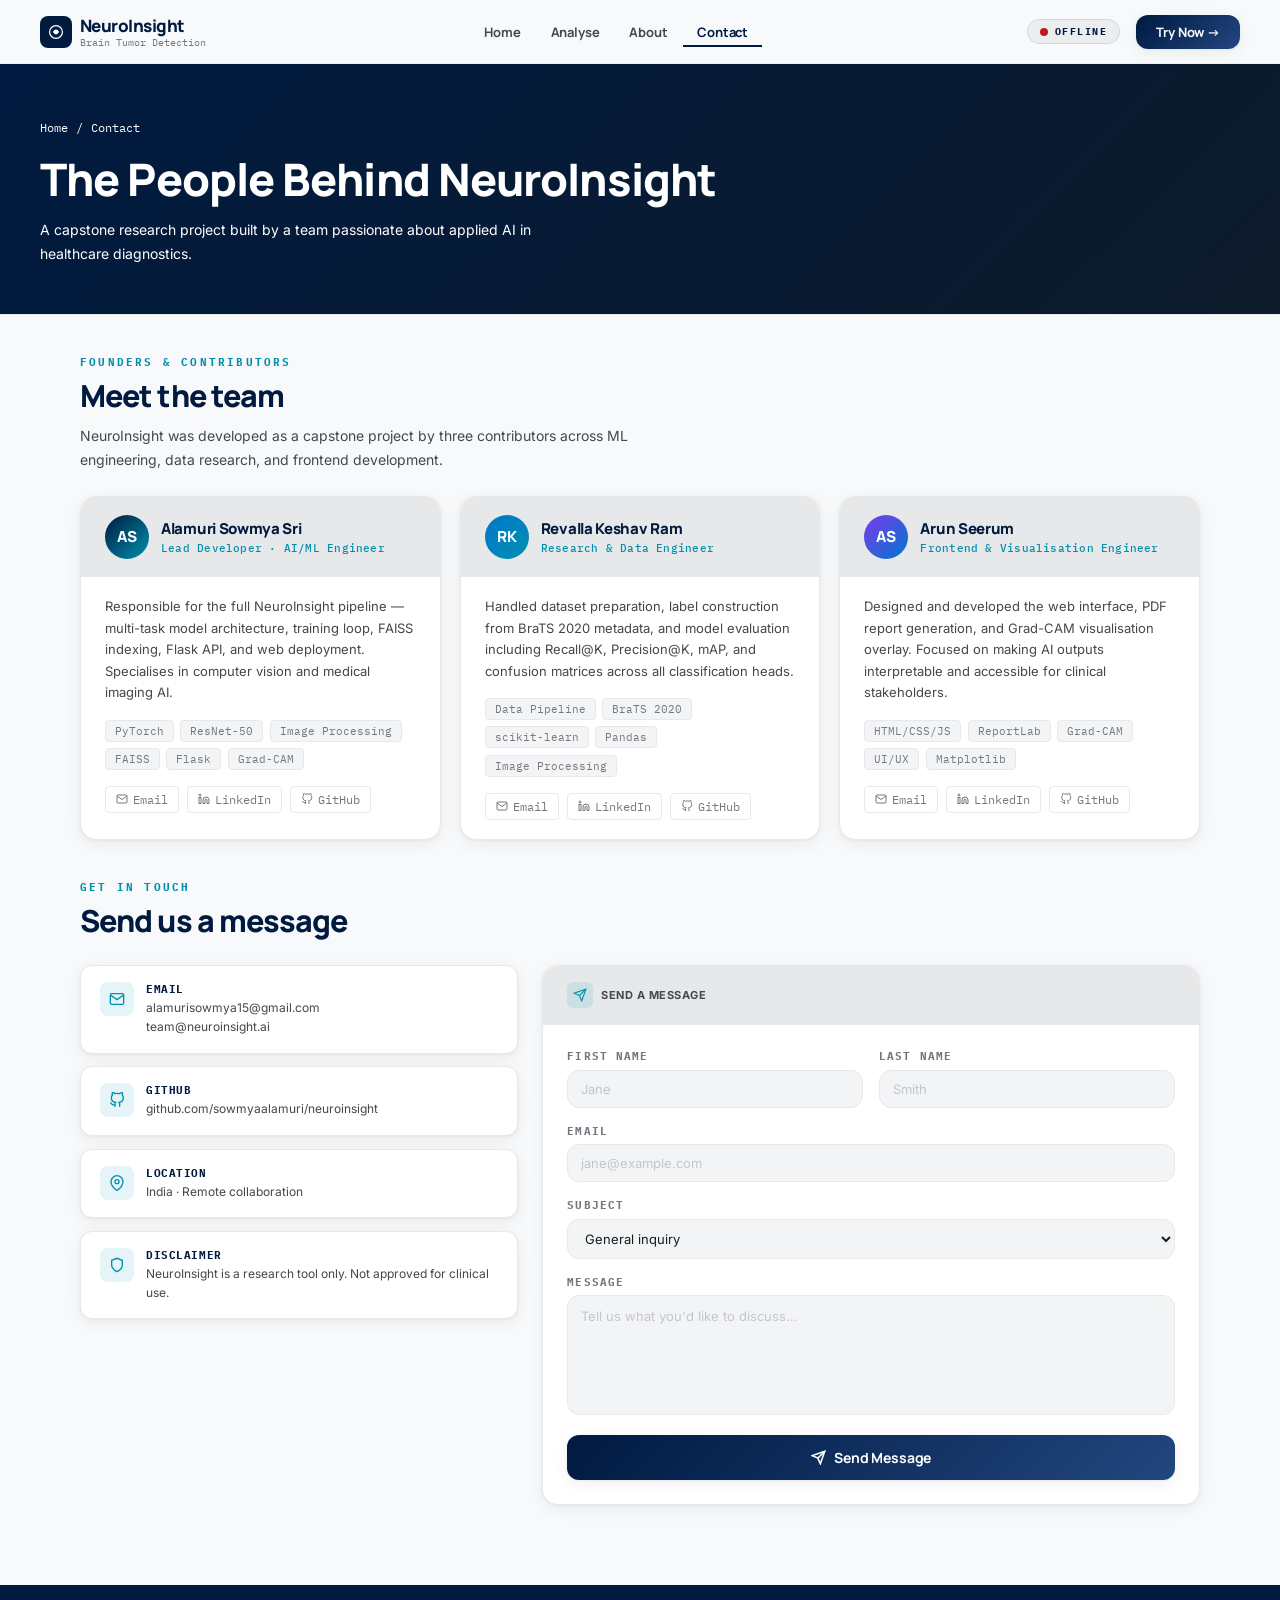
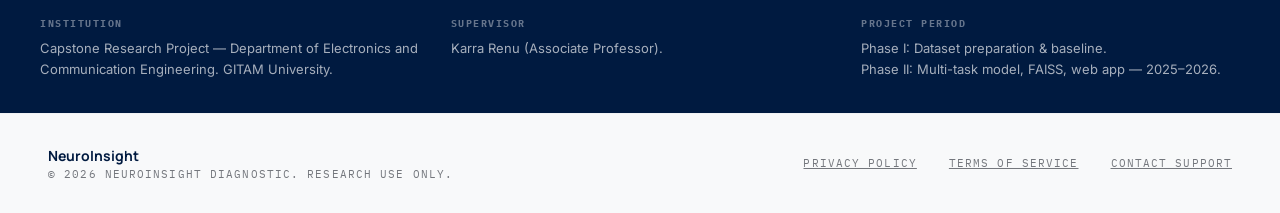
<file: contact.html>
<!DOCTYPE html>
<html lang="en">
<head>
<meta charset="UTF-8"/>
<meta name="viewport" content="width=device-width, initial-scale=1.0"/>
<title>Contact — NeuroInsight</title>
<link rel="stylesheet" href="/static/style.css"/>
<style>
.page-hero { background: linear-gradient(135deg,var(--navy) 0%,var(--navy3) 100%); padding: 3.5rem 2.5rem 3rem; }
.page-hero-inner { max-width:1200px; margin:0 auto; }
.page-hero h1 { font-family:var(--fd); font-size:clamp(1.8rem,3.5vw,2.8rem); font-weight:800; color:#fff; margin:.8rem 0 .6rem; letter-spacing:-.02em; }
.page-hero p { font-size:14px; color:#fff; max-width:540px; line-height:1.7; }
.breadcrumb { display:flex; align-items:center; gap:8px; font-size:12px; font-family:var(--fm); color:#fff; margin-bottom:.8rem; }
.breadcrumb a { color:var(--white); text-decoration:none; } .breadcrumb a:hover{color:var(--accent);}
.breadcrumb span { color:var(--white); }
.tag { background: rgba(255,255,255,.1); border-color: rgba(255,255,255,.2); color: #fff; }
.tag-dot { background: var(--teal); }
.analyse-wrap { max-width:1200px; margin:0 auto; padding:2.5rem 2.5rem; }
.analyse-grid { display:grid; grid-template-columns:400px 1fr; gap:1.5rem; align-items:start; }
@media(max-width:900px){ .analyse-grid{grid-template-columns:1fr;} }
@media(max-width:600px){ .analyse-wrap{padding:1.5rem;} }

.left-col { display:flex; flex-direction:column; gap:1.2rem; }
.right-col{ display:flex; flex-direction:column; gap:1.2rem; }

/* ── PAGE-SPECIFIC: contact.html only ── */

.contact-wrap { max-width: 1200px; margin: 0 auto; padding: 2.5rem 2.5rem; }
@media(max-width:600px){ .contact-wrap { padding: 1.5rem; } }

.sec-block { margin-bottom: 2.5rem; }
.sec-label-c { font-size: 11px; font-family: var(--fm); color: var(--teal); text-transform: uppercase; letter-spacing: .2em; margin-bottom: .4rem; font-weight: 700; }
.sec-title-c { font-family: var(--fd); font-size: clamp(1.4rem,2.5vw,1.9rem); font-weight: 800; color: var(--navy); letter-spacing: -.03em; margin-bottom: .5rem; }
.sec-sub-c   { font-size: 14px; color: var(--muted); line-height: 1.7; max-width: 580px; font-family: var(--fb); }

/* Team grid */
.team-grid { display: grid; grid-template-columns: repeat(auto-fit, minmax(300px,1fr)); gap: 1.2rem; margin-top: 1.5rem; }

/* Team card */
.team-card { background: var(--white); border: 1px solid var(--surf-high); border-radius: var(--r3); overflow: hidden; box-shadow: var(--sh); transition: transform .22s, box-shadow .22s; }
.team-card:hover { transform: translateY(-3px); box-shadow: var(--sh2); }
.team-card-head { padding: 1.1rem 1.5rem; border-bottom: 1px solid var(--surf-high); display: flex; align-items: center; gap: 12px; background: var(--surf-high); }
.team-avatar { width: 44px; height: 44px; border-radius: 50%; display: flex; align-items: center; justify-content: center; font-family: var(--fd); font-size: .95rem; font-weight: 800; color: var(--white); flex-shrink: 0; }
.team-name { font-family: var(--fd); font-size: 15px; font-weight: 800; color: var(--navy); letter-spacing: -.02em; }
.team-role { font-size: 11px; color: var(--teal); font-family: var(--fm); font-weight: 500; margin-top: 2px; letter-spacing: .02em; }
.team-card-body { padding: 1.2rem 1.5rem; }
.team-bio { font-size: 13px; color: var(--muted); line-height: 1.65; margin-bottom: 1rem; font-family: var(--fb); }
.team-skills { display: flex; flex-wrap: wrap; gap: .4rem; margin-bottom: 1rem; }
.skill-tag { background: var(--surf-low); border: 1px solid var(--surf-high); padding: 3px 9px; border-radius: 4px; font-size: 11px; font-family: var(--fm); color: var(--muted2); }
.team-links { display: flex; gap: .5rem; flex-wrap: wrap; }
.team-link { display: flex; align-items: center; gap: 5px; font-size: 12px; color: var(--muted2); text-decoration: none; padding: 5px 10px; border: 1px solid var(--surf-high); border-radius: var(--r); transition: all .18s; font-family: var(--fm); }
.team-link:hover { border-color: var(--teal); color: var(--teal); background: rgba(0,144,173,.05); }
.team-link svg { width: 12px; height: 12px; fill: none; stroke: currentColor; stroke-width: 2; }

/* Contact bottom */
.contact-bottom { display: grid; grid-template-columns: 1fr 1.5fr; gap: 1.5rem; margin-top: 1.5rem; }
@media(max-width:860px){ .contact-bottom { grid-template-columns: 1fr; } }

/* Info items */
.info-stack { display: flex; flex-direction: column; gap: .8rem; }
.info-item { background: var(--white); border: 1px solid var(--surf-high); border-radius: var(--r2); padding: 1rem 1.2rem; display: flex; align-items: flex-start; gap: 12px; box-shadow: var(--sh); }
.info-ico { width: 34px; height: 34px; border-radius: 8px; background: rgba(0,144,173,.1); display: flex; align-items: center; justify-content: center; flex-shrink: 0; }
.info-ico svg { width: 16px; height: 16px; stroke: var(--teal); fill: none; stroke-width: 2; }
.info-item h4 { font-size: 11px; font-weight: 700; color: var(--navy); margin-bottom: 3px; font-family: var(--fm); text-transform: uppercase; letter-spacing: .05em; }
.info-item p  { font-size: 12px; color: var(--muted); line-height: 1.55; font-family: var(--fb); }

/* Form fields */
.fg { margin-bottom: 1rem; }
.fg label { display: block; font-size: 11px; font-weight: 700; color: var(--muted2); text-transform: uppercase; letter-spacing: .1em; margin-bottom: .4rem; font-family: var(--fm); }
.fg input, .fg textarea, .fg select {
  width: 100%; background: var(--surf-low); border: 1px solid var(--surf-high);
  border-radius: var(--r2); padding: 10px 13px; font-size: 13px; color: var(--on-surf);
  font-family: var(--fb); transition: border-color .2s, box-shadow .2s, background .2s;
  outline: none; resize: none;
}
.fg input::placeholder, .fg textarea::placeholder { color: var(--outvar); }
.fg input:focus, .fg textarea:focus, .fg select:focus { border-color: var(--teal); background: var(--white); box-shadow: 0 0 0 3px rgba(0,144,173,.1); }
.fg textarea { min-height: 120px; line-height: 1.6; }
.fg select option { background: var(--white); color: var(--on-surf); }
.form-row { display: grid; grid-template-columns: 1fr 1fr; gap: 1rem; }
@media(max-width:500px){ .form-row { grid-template-columns: 1fr; } }
.btn-send {
  width: 100%; background: linear-gradient(135deg, var(--navy), var(--navy2));
  color: var(--white); border: none; padding: 13px; border-radius: var(--r2);
  font-size: 14px; font-weight: 700; cursor: pointer; font-family: var(--fd);
  display: flex; align-items: center; justify-content: center; gap: 8px;
  transition: all .2s; margin-top: .3rem; box-shadow: var(--sh); letter-spacing: -.01em;
}
.btn-send:hover { transform: translateY(-2px); box-shadow: var(--sh2); }
.form-success { display: none; background: #f0fdf4; border: 1px solid #a7f3d0; color: #065f46; border-radius: var(--r2); padding: 13px; font-size: 13px; text-align: center; margin-bottom: 1rem; font-family: var(--fb); }

/* Project strip */
.project-strip { background: var(--navy); padding: 2rem 2.5rem; }
.project-inner { max-width: 1200px; margin: 0 auto; display: grid; grid-template-columns: 1fr 1fr 1fr; gap: 2rem; }
@media(max-width:768px){ .project-inner { grid-template-columns: 1fr; } .project-strip { padding-left: 1.5rem; padding-right: 1.5rem; } }
.proj-item h4 { font-family: var(--fm); font-size: 10px; font-weight: 700; color: rgba(255,255,255,.4); margin-bottom: .5rem; text-transform: uppercase; letter-spacing: .15em; }
.proj-item p  { font-size: 13px; color: rgba(255,255,255,.65); line-height: 1.65; font-family: var(--fb); }
</style>
</head>
<body>

<!-- NAV — identical to analyse.html -->
<nav>
  <a class="nav-logo" href="index.html">
    <div class="nav-logo-mark">
      <svg viewBox="0 0 20 20" fill="none">
        <circle cx="10" cy="10" r="8" stroke="white" stroke-width="1.5"/>
        <path d="M6 10 Q10 4 14 10 Q10 16 6 10Z" fill="white"/>
      </svg>
    </div>
    <div>
      <span class="nav-logo-text">NeuroInsight</span>
      <span class="nav-logo-sub">Brain Tumor Detection</span>
    </div>
  </a>
  <div class="nav-links" id="navLinks">
    <a href="index.html">Home</a>
    <a href="analyse.html">Analyse</a>
    <a href="about.html">About</a>
    <a href="contact.html" class="active">Contact</a>
  </div>
  <div style="display:flex;align-items:center;gap:1rem;">
    <div class="nav-status"><span class="sdot" id="sdot"></span><span id="stext">checking…</span></div>
    <a href="analyse.html" class="nav-cta">Try Now →</a>
    <div class="hamburger" onclick="document.getElementById('navLinks').classList.toggle('open')">
      <span></span><span></span><span></span>
    </div>
  </div>
</nav>

<!-- PAGE HERO — uses .page-hero from style.css -->
<div class="page-hero">
  <div class="page-hero-inner">
    <div class="breadcrumb">
      <a href="index.html">Home</a>
      <span class="breadcrumb-sep">/</span>
      <span>Contact</span>
    </div>
    <h1>The People Behind NeuroInsight</h1>
    <p>A capstone research project built by a team passionate about applied AI in healthcare diagnostics.</p>
  </div>
</div>

<!-- MAIN -->
<div class="contact-wrap">

  <!-- TEAM -->
  <div class="sec-block reveal">
    <div class="sec-label-c">Founders &amp; Contributors</div>
    <div class="sec-title-c">Meet the team</div>
    <p class="sec-sub-c">NeuroInsight was developed as a capstone project by three contributors across ML engineering, data research, and frontend development.</p>

    <div class="team-grid">

      <!-- Alamuri Sowmya Sri -->
      <div class="team-card">
        <div class="team-card-head">
          <div class="team-avatar" style="background:linear-gradient(135deg,var(--navy),var(--teal));">AS</div>
          <div>
            <div class="team-name">Alamuri Sowmya Sri</div>
            <div class="team-role">Lead Developer · AI/ML Engineer</div>
          </div>
        </div>
        <div class="team-card-body">
          <p class="team-bio">Responsible for the full NeuroInsight pipeline — multi-task model architecture, training loop, FAISS indexing, Flask API, and web deployment. Specialises in computer vision and medical imaging AI.</p>
          <div class="team-skills">
            <span class="skill-tag">PyTorch</span>
            <span class="skill-tag">ResNet-50</span>
            <span class="skill-tag">Image Processing</span>
            <span class="skill-tag">FAISS</span>
            <span class="skill-tag">Flask</span>
            <span class="skill-tag">Grad-CAM</span>
          </div>
          <div class="team-links">
            <a href="mailto:alamurisowmya15@gmail.com" class="team-link">
              <svg viewBox="0 0 24 24"><path d="M4 4h16c1.1 0 2 .9 2 2v12c0 1.1-.9 2-2 2H4c-1.1 0-2-.9-2-2V6c0-1.1.9-2 2-2z"/><polyline points="22,6 12,13 2,6"/></svg>Email
            </a>
            <a href="#" class="team-link">
              <svg viewBox="0 0 24 24"><path d="M16 8a6 6 0 016 6v7h-4v-7a2 2 0 00-2-2 2 2 0 00-2 2v7h-4v-7a6 6 0 016-6z"/><rect x="2" y="9" width="4" height="12"/><circle cx="4" cy="4" r="2"/></svg>LinkedIn
            </a>
            <a href="#" class="team-link">
              <svg viewBox="0 0 24 24"><path d="M9 19c-5 1.5-5-2.5-7-3m14 6v-3.87a3.37 3.37 0 00-.94-2.61c3.14-.35 6.44-1.54 6.44-7A5.44 5.44 0 0020 4.77 5.07 5.07 0 0019.91 1S18.73.65 16 2.48a13.38 13.38 0 00-7 0C6.27.65 5.09 1 5.09 1A5.07 5.07 0 005 4.77a5.44 5.44 0 00-1.5 3.78c0 5.42 3.3 6.61 6.44 7A3.37 3.37 0 009 18.13V22"/></svg>GitHub
            </a>
          </div>
        </div>
      </div>

      <!-- Revalla Keshav Ram -->
      <div class="team-card">
        <div class="team-card-head">
          <div class="team-avatar" style="background:linear-gradient(135deg,#0077cc,var(--teal));">RK</div>
          <div>
            <div class="team-name">Revalla Keshav Ram</div>
            <div class="team-role">Research &amp; Data Engineer</div>
          </div>
        </div>
        <div class="team-card-body">
          <p class="team-bio">Handled dataset preparation, label construction from BraTS 2020 metadata, and model evaluation including Recall@K, Precision@K, mAP, and confusion matrices across all classification heads.</p>
          <div class="team-skills">
            <span class="skill-tag">Data Pipeline</span>
            <span class="skill-tag">BraTS 2020</span>
            <span class="skill-tag">scikit-learn</span>
            <span class="skill-tag">Pandas</span>
            <span class="skill-tag">Image Processing</span>
          </div>
          <div class="team-links">
            <a href="mailto:keshavram@example.com" class="team-link">
              <svg viewBox="0 0 24 24"><path d="M4 4h16c1.1 0 2 .9 2 2v12c0 1.1-.9 2-2 2H4c-1.1 0-2-.9-2-2V6c0-1.1.9-2 2-2z"/><polyline points="22,6 12,13 2,6"/></svg>Email
            </a>
            <a href="#" class="team-link">
              <svg viewBox="0 0 24 24"><path d="M16 8a6 6 0 016 6v7h-4v-7a2 2 0 00-2-2 2 2 0 00-2 2v7h-4v-7a6 6 0 016-6z"/><rect x="2" y="9" width="4" height="12"/><circle cx="4" cy="4" r="2"/></svg>LinkedIn
            </a>
            <a href="#" class="team-link">
              <svg viewBox="0 0 24 24"><path d="M9 19c-5 1.5-5-2.5-7-3m14 6v-3.87a3.37 3.37 0 00-.94-2.61c3.14-.35 6.44-1.54 6.44-7A5.44 5.44 0 0020 4.77 5.07 5.07 0 0019.91 1S18.73.65 16 2.48a13.38 13.38 0 00-7 0C6.27.65 5.09 1 5.09 1A5.07 5.07 0 005 4.77a5.44 5.44 0 00-1.5 3.78c0 5.42 3.3 6.61 6.44 7A3.37 3.37 0 009 18.13V22"/></svg>GitHub
            </a>
          </div>
        </div>
      </div>

      <!-- Arun Seerum -->
      <div class="team-card">
        <div class="team-card-head">
          <div class="team-avatar" style="background:linear-gradient(135deg,#7c3aed,#0077cc);">AS</div>
          <div>
            <div class="team-name">Arun Seerum</div>
            <div class="team-role">Frontend &amp; Visualisation Engineer</div>
          </div>
        </div>
        <div class="team-card-body">
          <p class="team-bio">Designed and developed the web interface, PDF report generation, and Grad-CAM visualisation overlay. Focused on making AI outputs interpretable and accessible for clinical stakeholders.</p>
          <div class="team-skills">
            <span class="skill-tag">HTML/CSS/JS</span>
            <span class="skill-tag">ReportLab</span>
            <span class="skill-tag">Grad-CAM</span>
            <span class="skill-tag">UI/UX</span>
            <span class="skill-tag">Matplotlib</span>
          </div>
          <div class="team-links">
            <a href="mailto:arunseerum@example.com" class="team-link">
              <svg viewBox="0 0 24 24"><path d="M4 4h16c1.1 0 2 .9 2 2v12c0 1.1-.9 2-2 2H4c-1.1 0-2-.9-2-2V6c0-1.1.9-2 2-2z"/><polyline points="22,6 12,13 2,6"/></svg>Email
            </a>
            <a href="#" class="team-link">
              <svg viewBox="0 0 24 24"><path d="M16 8a6 6 0 016 6v7h-4v-7a2 2 0 00-2-2 2 2 0 00-2 2v7h-4v-7a6 6 0 016-6z"/><rect x="2" y="9" width="4" height="12"/><circle cx="4" cy="4" r="2"/></svg>LinkedIn
            </a>
            <a href="#" class="team-link">
              <svg viewBox="0 0 24 24"><path d="M9 19c-5 1.5-5-2.5-7-3m14 6v-3.87a3.37 3.37 0 00-.94-2.61c3.14-.35 6.44-1.54 6.44-7A5.44 5.44 0 0020 4.77 5.07 5.07 0 0019.91 1S18.73.65 16 2.48a13.38 13.38 0 00-7 0C6.27.65 5.09 1 5.09 1A5.07 5.07 0 005 4.77a5.44 5.44 0 00-1.5 3.78c0 5.42 3.3 6.61 6.44 7A3.37 3.37 0 009 18.13V22"/></svg>GitHub
            </a>
          </div>
        </div>
      </div>

    </div>
  </div><!-- end team -->

  <!-- CONTACT FORM + INFO -->
  <div class="sec-block reveal">
    <div class="sec-label-c">Get in touch</div>
    <div class="sec-title-c">Send us a message</div>

    <div class="contact-bottom">

      <!-- Info -->
      <div class="info-stack">
        <div class="info-item">
          <div class="info-ico"><svg viewBox="0 0 24 24"><path d="M4 4h16c1.1 0 2 .9 2 2v12c0 1.1-.9 2-2 2H4c-1.1 0-2-.9-2-2V6c0-1.1.9-2 2-2z"/><polyline points="22,6 12,13 2,6"/></svg></div>
          <div><h4>Email</h4><p>alamurisowmya15@gmail.com<br>team@neuroinsight.ai</p></div>
        </div>
        <div class="info-item">
          <div class="info-ico"><svg viewBox="0 0 24 24"><path d="M9 19c-5 1.5-5-2.5-7-3m14 6v-3.87a3.37 3.37 0 00-.94-2.61c3.14-.35 6.44-1.54 6.44-7A5.44 5.44 0 0020 4.77 5.07 5.07 0 0019.91 1S18.73.65 16 2.48a13.38 13.38 0 00-7 0C6.27.65 5.09 1 5.09 1A5.07 5.07 0 005 4.77a5.44 5.44 0 00-1.5 3.78c0 5.42 3.3 6.61 6.44 7A3.37 3.37 0 009 18.13V22"/></svg></div>
          <div><h4>GitHub</h4><p>github.com/sowmyaalamuri/neuroinsight</p></div>
        </div>
        <div class="info-item">
          <div class="info-ico"><svg viewBox="0 0 24 24"><path d="M21 10c0 7-9 13-9 13s-9-6-9-13a9 9 0 0118 0z"/><circle cx="12" cy="10" r="3"/></svg></div>
          <div><h4>Location</h4><p>India · Remote collaboration</p></div>
        </div>
        <div class="info-item">
          <div class="info-ico"><svg viewBox="0 0 24 24"><path d="M12 22s8-4 8-10V5l-8-3-8 3v7c0 6 8 10 8 10z"/></svg></div>
          <div><h4>Disclaimer</h4><p>NeuroInsight is a research tool only. Not approved for clinical use.</p></div>
        </div>
      </div>

      <!-- Form — uses .panel .panel-head .panel-title .panel-body from style.css -->
      <div class="panel">
        <div class="panel-head">
          <div class="panel-title">
            <div class="pico ico-g">
              <svg width="14" height="14" fill="none" stroke="var(--teal)" stroke-width="2" viewBox="0 0 24 24"><line x1="22" y1="2" x2="11" y2="13"/><polygon points="22 2 15 22 11 13 2 9 22 2"/></svg>
            </div>
            Send a Message
          </div>
        </div>
        <div class="panel-body">
          <div id="formSuccess" class="form-success">✓ Message sent! We'll get back to you soon.</div>
          <form id="contactForm" onsubmit="submitForm(event)">
            <div class="form-row">
              <div class="fg"><label>First Name</label><input type="text" placeholder="Jane" required/></div>
              <div class="fg"><label>Last Name</label><input type="text" placeholder="Smith" required/></div>
            </div>
            <div class="fg"><label>Email</label><input type="email" placeholder="jane@example.com" required/></div>
            <div class="fg">
              <label>Subject</label>
              <select>
                <option>General inquiry</option>
                <option>Research collaboration</option>
                <option>Technical question</option>
                <option>Bug report</option>
                <option>Other</option>
              </select>
            </div>
            <div class="fg"><label>Message</label><textarea placeholder="Tell us what you'd like to discuss…" required></textarea></div>
            <button type="submit" class="btn-send">
              <svg width="15" height="15" fill="none" stroke="currentColor" stroke-width="2.5" viewBox="0 0 24 24"><line x1="22" y1="2" x2="11" y2="13"/><polygon points="22 2 15 22 11 13 2 9 22 2"/></svg>
              Send Message
            </button>
          </form>
        </div>
      </div>

    </div>
  </div>

</div><!-- end contact-wrap -->

<!-- PROJECT STRIP -->
<div class="project-strip">
  <div class="project-inner">
    <div class="proj-item">
      <h4>Institution</h4>
      <p>Capstone Research Project — Department of Electronics and Communication Engineering. GITAM University.</p>
    </div>
    <div class="proj-item">
      <h4>Supervisor</h4>
      <p>Karra Renu (Associate Professor).</p>
    </div>
    <div class="proj-item">
      <h4>Project Period</h4>
      <p>Phase I: Dataset preparation &amp; baseline.<br>Phase II: Multi-task model, FAISS, web app — 2025–2026.</p>
    </div>
  </div>
</div>

<!-- FOOTER — uses .site-footer from style.css -->
<footer class="site-footer">
  <div class="footer-inner">
    <div>
      <div class="footer-brand-name">NeuroInsight</div>
      <div class="footer-copy">© 2026 NeuroInsight Diagnostic. Research Use Only.</div>
    </div>
    <div class="footer-links">
      <a href="#">Privacy Policy</a>
      <a href="#">Terms of Service</a>
      <a href="contact.html">Contact Support</a>
    </div>
  </div>
</footer>

<script>
async function checkStatus() {
  try {
    const r = await fetch('http://localhost:8002/api/health', { signal: AbortSignal.timeout(3000) });
    const d = await r.json();
    if (d.status === 'ok') {
      document.getElementById('sdot').className = 'sdot on';
      document.getElementById('stext').textContent = `online · ${(d.index_size||0).toLocaleString()} vec`;
      return;
    }
  } catch(e) {}
  document.getElementById('sdot').className = 'sdot off';
  document.getElementById('stext').textContent = 'offline';
}
checkStatus(); setInterval(checkStatus, 15000);

function submitForm(e) {
  e.preventDefault();
  document.getElementById('contactForm').style.display = 'none';
  document.getElementById('formSuccess').style.display = 'block';
}

const ro = new IntersectionObserver(entries => entries.forEach(e => {
  if (e.isIntersecting) e.target.classList.add('visible');
}), { threshold: 0.07 });
document.querySelectorAll('.reveal').forEach(el => ro.observe(el));
</script>
</body>
</html>
</file>
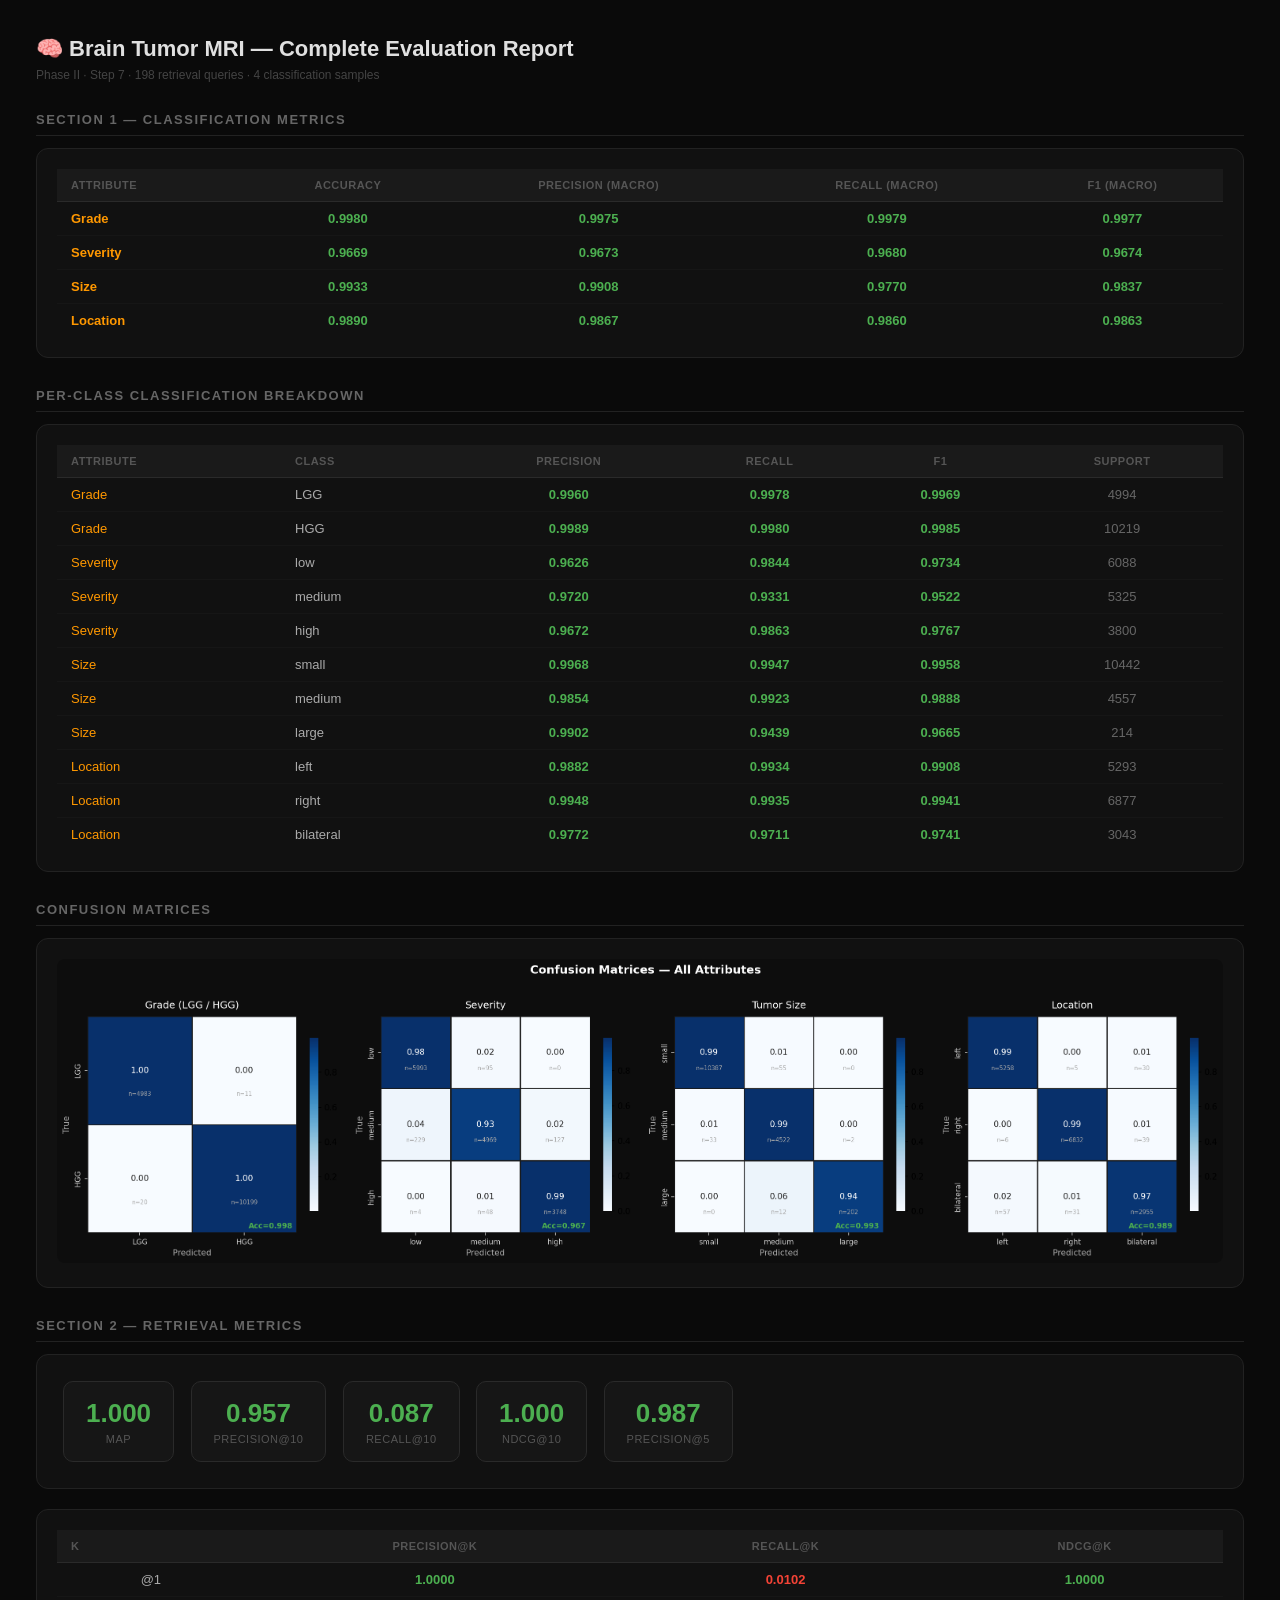
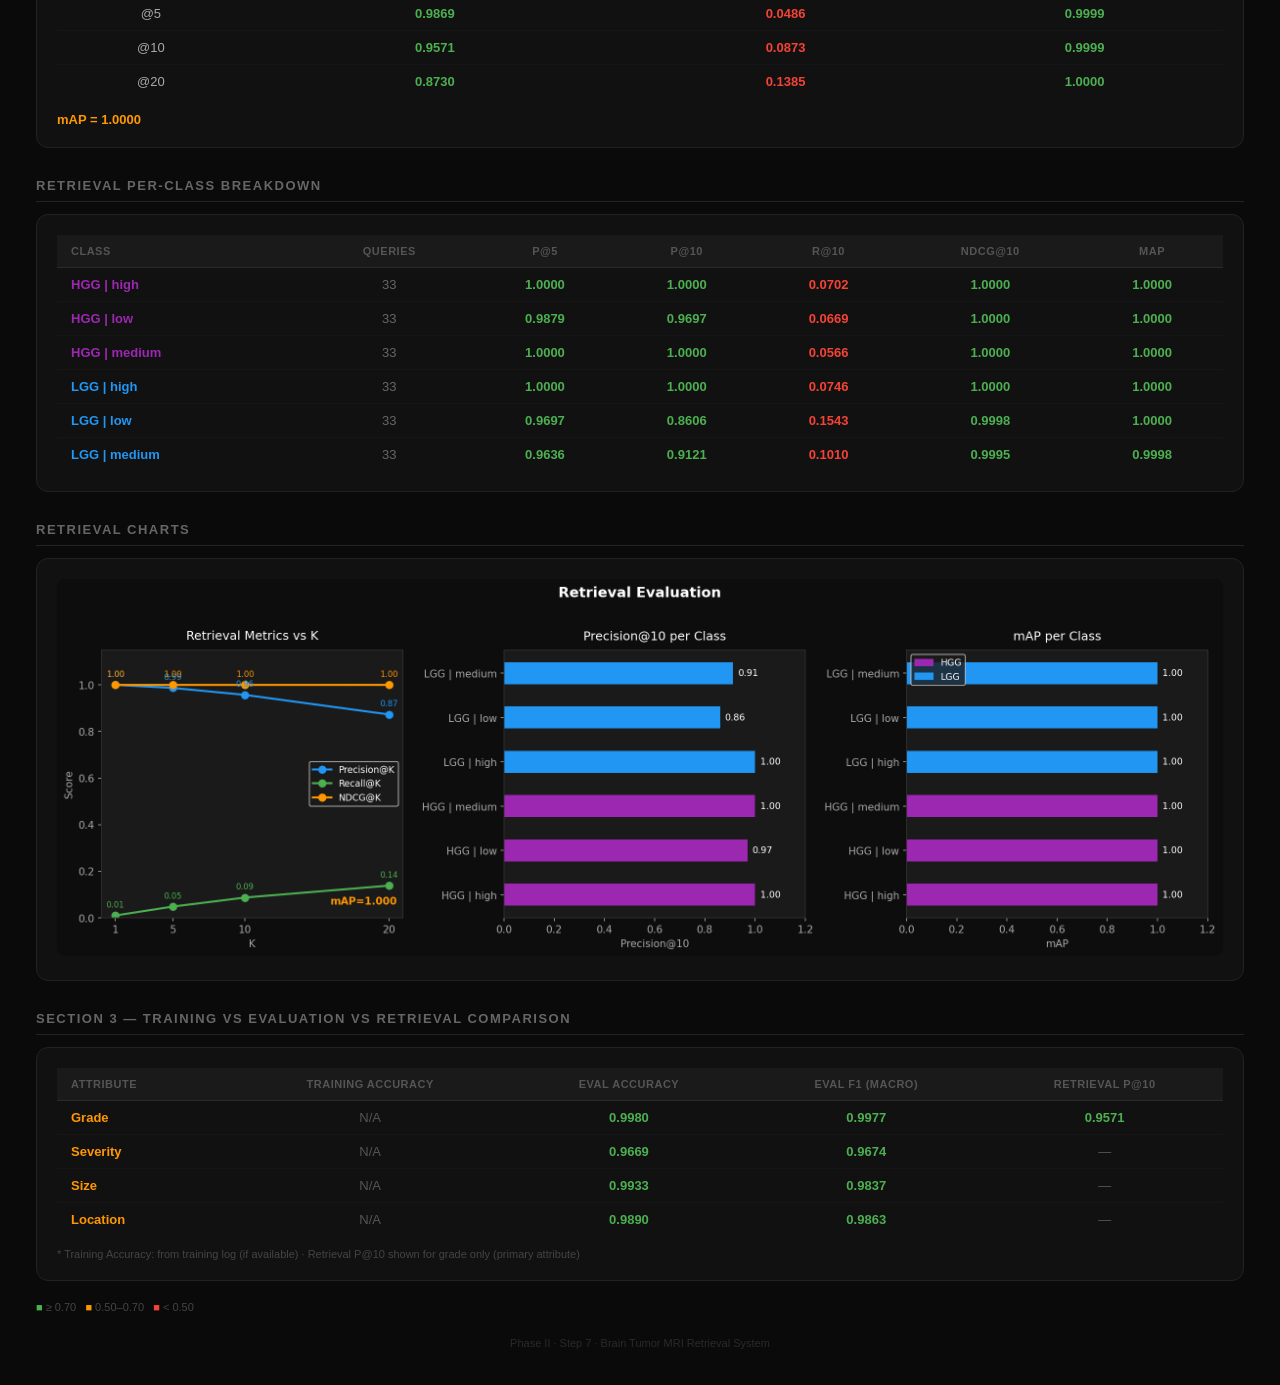
<file: evaluation_output/evaluation_report.html>
<!DOCTYPE html>
<html lang="en">
<head>
  <meta charset="UTF-8"/>
  <title>Complete Evaluation — Brain Tumor MRI Retrieval</title>
  <style>
    * { box-sizing:border-box; margin:0; padding:0 }
    body {
      background:#0a0a0a; color:#e0e0e0;
      font-family:-apple-system,BlinkMacSystemFont,'Segoe UI',sans-serif;
      padding:36px; max-width:1300px; margin:0 auto;
    }
    h1  { font-size:22px; font-weight:700; margin-bottom:6px }
    h2  { font-size:13px; font-weight:600; color:#666; margin:30px 0 12px;
           text-transform:uppercase; letter-spacing:1.5px;
           border-bottom:1px solid #222; padding-bottom:8px }
    .card {
      background:#111; border:1px solid #222;
      border-radius:12px; padding:20px; margin-bottom:20px
    }
    table { width:100%; border-collapse:collapse; font-size:13px }
    th { background:#1a1a1a; color:#555; padding:10px 14px;
          text-align:left; font-weight:600;
          border-bottom:1px solid #2a2a2a; font-size:11px;
          text-transform:uppercase; letter-spacing:0.5px }
    td { padding:9px 14px; border-bottom:1px solid #161616 }
    tr:last-child td { border-bottom:none }
    tr:hover td { background:#141414 }
    .big-metric {
      display:inline-block; background:#161616; border:1px solid #2a2a2a;
      border-radius:10px; padding:16px 22px; margin:6px; text-align:center;
      min-width:100px
    }
    .big-metric .val {
      font-size:26px; font-weight:700; color:#4CAF50
    }
    .big-metric .lbl {
      font-size:11px; color:#555; margin-top:4px; text-transform:uppercase;
      letter-spacing:0.5px
    }
    .legend {
      font-size:11px; color:#444; margin-top:12px
    }
  </style>
</head>
<body>

  <h1>🧠 Brain Tumor MRI — Complete Evaluation Report</h1>
  <p style="font-size:12px;color:#444;margin-top:6px;margin-bottom:24px">
    Phase II · Step 7 · 198 retrieval queries ·
    4 classification samples
  </p>

  <!-- ═══════════════════════════════════════════════ -->
  <!-- SECTION 1: CLASSIFICATION                      -->
  <!-- ═══════════════════════════════════════════════ -->
  <h2>Section 1 — Classification Metrics</h2>

  <div class="card">
    <table>
      <thead>
        <tr>
          <th>Attribute</th>
          <th style="text-align:center">Accuracy</th>
          <th style="text-align:center">Precision (macro)</th>
          <th style="text-align:center">Recall (macro)</th>
          <th style="text-align:center">F1 (macro)</th>
        </tr>
      </thead>
      <tbody>
        <tr>
          <td style="color:#FF9800;font-weight:bold;text-transform:capitalize">grade</td>
          <td style="text-align:center;color:#4CAF50;font-weight:bold">0.9980</td>
          <td style="text-align:center;color:#4CAF50;font-weight:bold">0.9975</td>
          <td style="text-align:center;color:#4CAF50;font-weight:bold">0.9979</td>
          <td style="text-align:center;color:#4CAF50;font-weight:bold">0.9977</td>
        </tr>
        <tr>
          <td style="color:#FF9800;font-weight:bold;text-transform:capitalize">severity</td>
          <td style="text-align:center;color:#4CAF50;font-weight:bold">0.9669</td>
          <td style="text-align:center;color:#4CAF50;font-weight:bold">0.9673</td>
          <td style="text-align:center;color:#4CAF50;font-weight:bold">0.9680</td>
          <td style="text-align:center;color:#4CAF50;font-weight:bold">0.9674</td>
        </tr>
        <tr>
          <td style="color:#FF9800;font-weight:bold;text-transform:capitalize">size</td>
          <td style="text-align:center;color:#4CAF50;font-weight:bold">0.9933</td>
          <td style="text-align:center;color:#4CAF50;font-weight:bold">0.9908</td>
          <td style="text-align:center;color:#4CAF50;font-weight:bold">0.9770</td>
          <td style="text-align:center;color:#4CAF50;font-weight:bold">0.9837</td>
        </tr>
        <tr>
          <td style="color:#FF9800;font-weight:bold;text-transform:capitalize">location</td>
          <td style="text-align:center;color:#4CAF50;font-weight:bold">0.9890</td>
          <td style="text-align:center;color:#4CAF50;font-weight:bold">0.9867</td>
          <td style="text-align:center;color:#4CAF50;font-weight:bold">0.9860</td>
          <td style="text-align:center;color:#4CAF50;font-weight:bold">0.9863</td>
        </tr></tbody>
    </table>
  </div>

  <h2>Per-Class Classification Breakdown</h2>
  <div class="card">
    <table>
      <thead>
        <tr>
          <th>Attribute</th><th>Class</th>
          <th style="text-align:center">Precision</th>
          <th style="text-align:center">Recall</th>
          <th style="text-align:center">F1</th>
          <th style="text-align:center">Support</th>
        </tr>
      </thead>
      <tbody>
            <tr>
              <td style="color:#FF9800;text-transform:capitalize">grade</td>
              <td style="color:#aaa">LGG</td>
              <td style="text-align:center;color:#4CAF50;font-weight:bold">0.9960</td>
              <td style="text-align:center;color:#4CAF50;font-weight:bold">0.9978</td>
              <td style="text-align:center;color:#4CAF50;font-weight:bold">0.9969</td>
              <td style="text-align:center;color:#666">4994</td>
            </tr>
            <tr>
              <td style="color:#FF9800;text-transform:capitalize">grade</td>
              <td style="color:#aaa">HGG</td>
              <td style="text-align:center;color:#4CAF50;font-weight:bold">0.9989</td>
              <td style="text-align:center;color:#4CAF50;font-weight:bold">0.9980</td>
              <td style="text-align:center;color:#4CAF50;font-weight:bold">0.9985</td>
              <td style="text-align:center;color:#666">10219</td>
            </tr>
            <tr>
              <td style="color:#FF9800;text-transform:capitalize">severity</td>
              <td style="color:#aaa">low</td>
              <td style="text-align:center;color:#4CAF50;font-weight:bold">0.9626</td>
              <td style="text-align:center;color:#4CAF50;font-weight:bold">0.9844</td>
              <td style="text-align:center;color:#4CAF50;font-weight:bold">0.9734</td>
              <td style="text-align:center;color:#666">6088</td>
            </tr>
            <tr>
              <td style="color:#FF9800;text-transform:capitalize">severity</td>
              <td style="color:#aaa">medium</td>
              <td style="text-align:center;color:#4CAF50;font-weight:bold">0.9720</td>
              <td style="text-align:center;color:#4CAF50;font-weight:bold">0.9331</td>
              <td style="text-align:center;color:#4CAF50;font-weight:bold">0.9522</td>
              <td style="text-align:center;color:#666">5325</td>
            </tr>
            <tr>
              <td style="color:#FF9800;text-transform:capitalize">severity</td>
              <td style="color:#aaa">high</td>
              <td style="text-align:center;color:#4CAF50;font-weight:bold">0.9672</td>
              <td style="text-align:center;color:#4CAF50;font-weight:bold">0.9863</td>
              <td style="text-align:center;color:#4CAF50;font-weight:bold">0.9767</td>
              <td style="text-align:center;color:#666">3800</td>
            </tr>
            <tr>
              <td style="color:#FF9800;text-transform:capitalize">size</td>
              <td style="color:#aaa">small</td>
              <td style="text-align:center;color:#4CAF50;font-weight:bold">0.9968</td>
              <td style="text-align:center;color:#4CAF50;font-weight:bold">0.9947</td>
              <td style="text-align:center;color:#4CAF50;font-weight:bold">0.9958</td>
              <td style="text-align:center;color:#666">10442</td>
            </tr>
            <tr>
              <td style="color:#FF9800;text-transform:capitalize">size</td>
              <td style="color:#aaa">medium</td>
              <td style="text-align:center;color:#4CAF50;font-weight:bold">0.9854</td>
              <td style="text-align:center;color:#4CAF50;font-weight:bold">0.9923</td>
              <td style="text-align:center;color:#4CAF50;font-weight:bold">0.9888</td>
              <td style="text-align:center;color:#666">4557</td>
            </tr>
            <tr>
              <td style="color:#FF9800;text-transform:capitalize">size</td>
              <td style="color:#aaa">large</td>
              <td style="text-align:center;color:#4CAF50;font-weight:bold">0.9902</td>
              <td style="text-align:center;color:#4CAF50;font-weight:bold">0.9439</td>
              <td style="text-align:center;color:#4CAF50;font-weight:bold">0.9665</td>
              <td style="text-align:center;color:#666">214</td>
            </tr>
            <tr>
              <td style="color:#FF9800;text-transform:capitalize">location</td>
              <td style="color:#aaa">left</td>
              <td style="text-align:center;color:#4CAF50;font-weight:bold">0.9882</td>
              <td style="text-align:center;color:#4CAF50;font-weight:bold">0.9934</td>
              <td style="text-align:center;color:#4CAF50;font-weight:bold">0.9908</td>
              <td style="text-align:center;color:#666">5293</td>
            </tr>
            <tr>
              <td style="color:#FF9800;text-transform:capitalize">location</td>
              <td style="color:#aaa">right</td>
              <td style="text-align:center;color:#4CAF50;font-weight:bold">0.9948</td>
              <td style="text-align:center;color:#4CAF50;font-weight:bold">0.9935</td>
              <td style="text-align:center;color:#4CAF50;font-weight:bold">0.9941</td>
              <td style="text-align:center;color:#666">6877</td>
            </tr>
            <tr>
              <td style="color:#FF9800;text-transform:capitalize">location</td>
              <td style="color:#aaa">bilateral</td>
              <td style="text-align:center;color:#4CAF50;font-weight:bold">0.9772</td>
              <td style="text-align:center;color:#4CAF50;font-weight:bold">0.9711</td>
              <td style="text-align:center;color:#4CAF50;font-weight:bold">0.9741</td>
              <td style="text-align:center;color:#666">3043</td>
            </tr></tbody>
    </table>
  </div>

  <h2>Confusion Matrices</h2>
  <div class="card" style="text-align:center">
    <img src="[data-uri]"
         style="max-width:100%;border-radius:8px"/>
  </div>

  <!-- ═══════════════════════════════════════════════ -->
  <!-- SECTION 2: RETRIEVAL                           -->
  <!-- ═══════════════════════════════════════════════ -->
  <h2>Section 2 — Retrieval Metrics</h2>

  <div class="card">
    <div class="big-metric">
      <div class="val">1.000</div>
      <div class="lbl">mAP</div>
    </div>
    <div class="big-metric">
      <div class="val">0.957</div>
      <div class="lbl">Precision@10</div>
    </div>
    <div class="big-metric">
      <div class="val">0.087</div>
      <div class="lbl">Recall@10</div>
    </div>
    <div class="big-metric">
      <div class="val">1.000</div>
      <div class="lbl">NDCG@10</div>
    </div>
    <div class="big-metric">
      <div class="val">0.987</div>
      <div class="lbl">Precision@5</div>
    </div>
  </div>

  <div class="card">
    <table>
      <thead>
        <tr>
          <th>K</th>
          <th style="text-align:center">Precision@K</th>
          <th style="text-align:center">Recall@K</th>
          <th style="text-align:center">NDCG@K</th>
        </tr>
      </thead>
      <tbody>
        <tr>
          <td style="color:#aaa;text-align:center">@1</td>
          <td style="text-align:center;color:#4CAF50;font-weight:bold">1.0000</td> <td style="text-align:center;color:#F44336;font-weight:bold">0.0102</td> <td style="text-align:center;color:#4CAF50;font-weight:bold">1.0000</td>
        </tr>
        <tr>
          <td style="color:#aaa;text-align:center">@5</td>
          <td style="text-align:center;color:#4CAF50;font-weight:bold">0.9869</td> <td style="text-align:center;color:#F44336;font-weight:bold">0.0486</td> <td style="text-align:center;color:#4CAF50;font-weight:bold">0.9999</td>
        </tr>
        <tr>
          <td style="color:#aaa;text-align:center">@10</td>
          <td style="text-align:center;color:#4CAF50;font-weight:bold">0.9571</td> <td style="text-align:center;color:#F44336;font-weight:bold">0.0873</td> <td style="text-align:center;color:#4CAF50;font-weight:bold">0.9999</td>
        </tr>
        <tr>
          <td style="color:#aaa;text-align:center">@20</td>
          <td style="text-align:center;color:#4CAF50;font-weight:bold">0.8730</td> <td style="text-align:center;color:#F44336;font-weight:bold">0.1385</td> <td style="text-align:center;color:#4CAF50;font-weight:bold">1.0000</td>
        </tr></tbody>
    </table>
    <div style="margin-top:14px;font-size:13px">
      <span style="color:#FF9800;font-weight:bold">
        mAP = 1.0000
      </span>
    </div>
  </div>

  <h2>Retrieval Per-Class Breakdown</h2>
  <div class="card">
    <table>
      <thead>
        <tr>
          <th>Class</th><th style="text-align:center">Queries</th>
          <th style="text-align:center">P@5</th>
          <th style="text-align:center">P@10</th>
          <th style="text-align:center">R@10</th>
          <th style="text-align:center">NDCG@10</th>
          <th style="text-align:center">mAP</th>
        </tr>
      </thead>
      <tbody>
        <tr>
          <td style="color:#9C27B0;font-weight:bold">HGG | high</td>
          <td style="text-align:center;color:#666">33</td>
          <td style="text-align:center;color:#4CAF50;font-weight:bold">1.0000</td> <td style="text-align:center;color:#4CAF50;font-weight:bold">1.0000</td>
          <td style="text-align:center;color:#F44336;font-weight:bold">0.0702</td> <td style="text-align:center;color:#4CAF50;font-weight:bold">1.0000</td>
          <td style="text-align:center;color:#4CAF50;font-weight:bold">1.0000</td>
        </tr>
        <tr>
          <td style="color:#9C27B0;font-weight:bold">HGG | low</td>
          <td style="text-align:center;color:#666">33</td>
          <td style="text-align:center;color:#4CAF50;font-weight:bold">0.9879</td> <td style="text-align:center;color:#4CAF50;font-weight:bold">0.9697</td>
          <td style="text-align:center;color:#F44336;font-weight:bold">0.0669</td> <td style="text-align:center;color:#4CAF50;font-weight:bold">1.0000</td>
          <td style="text-align:center;color:#4CAF50;font-weight:bold">1.0000</td>
        </tr>
        <tr>
          <td style="color:#9C27B0;font-weight:bold">HGG | medium</td>
          <td style="text-align:center;color:#666">33</td>
          <td style="text-align:center;color:#4CAF50;font-weight:bold">1.0000</td> <td style="text-align:center;color:#4CAF50;font-weight:bold">1.0000</td>
          <td style="text-align:center;color:#F44336;font-weight:bold">0.0566</td> <td style="text-align:center;color:#4CAF50;font-weight:bold">1.0000</td>
          <td style="text-align:center;color:#4CAF50;font-weight:bold">1.0000</td>
        </tr>
        <tr>
          <td style="color:#2196F3;font-weight:bold">LGG | high</td>
          <td style="text-align:center;color:#666">33</td>
          <td style="text-align:center;color:#4CAF50;font-weight:bold">1.0000</td> <td style="text-align:center;color:#4CAF50;font-weight:bold">1.0000</td>
          <td style="text-align:center;color:#F44336;font-weight:bold">0.0746</td> <td style="text-align:center;color:#4CAF50;font-weight:bold">1.0000</td>
          <td style="text-align:center;color:#4CAF50;font-weight:bold">1.0000</td>
        </tr>
        <tr>
          <td style="color:#2196F3;font-weight:bold">LGG | low</td>
          <td style="text-align:center;color:#666">33</td>
          <td style="text-align:center;color:#4CAF50;font-weight:bold">0.9697</td> <td style="text-align:center;color:#4CAF50;font-weight:bold">0.8606</td>
          <td style="text-align:center;color:#F44336;font-weight:bold">0.1543</td> <td style="text-align:center;color:#4CAF50;font-weight:bold">0.9998</td>
          <td style="text-align:center;color:#4CAF50;font-weight:bold">1.0000</td>
        </tr>
        <tr>
          <td style="color:#2196F3;font-weight:bold">LGG | medium</td>
          <td style="text-align:center;color:#666">33</td>
          <td style="text-align:center;color:#4CAF50;font-weight:bold">0.9636</td> <td style="text-align:center;color:#4CAF50;font-weight:bold">0.9121</td>
          <td style="text-align:center;color:#F44336;font-weight:bold">0.1010</td> <td style="text-align:center;color:#4CAF50;font-weight:bold">0.9995</td>
          <td style="text-align:center;color:#4CAF50;font-weight:bold">0.9998</td>
        </tr></tbody>
    </table>
  </div>

  <h2>Retrieval Charts</h2>
  <div class="card" style="text-align:center">
    <img src="[data-uri]"
         style="max-width:100%;border-radius:8px"/>
  </div>

  <!-- ═══════════════════════════════════════════════ -->
  <!-- SECTION 3: COMPARISON                          -->
  <!-- ═══════════════════════════════════════════════ -->
  <h2>Section 3 — Training vs Evaluation vs Retrieval Comparison</h2>

  <div class="card">
    <table>
      <thead>
        <tr>
          <th>Attribute</th>
          <th style="text-align:center">Training Accuracy</th>
          <th style="text-align:center">Eval Accuracy</th>
          <th style="text-align:center">Eval F1 (macro)</th>
          <th style="text-align:center">Retrieval P@10</th>
        </tr>
      </thead>
      <tbody>
        <tr>
          <td style="color:#FF9800;font-weight:bold;text-transform:capitalize">grade</td>
          <td style="text-align:center;color:#555">N/A</td>
          <td style="text-align:center;color:#4CAF50;font-weight:bold">0.9980</td>
          <td style="text-align:center;color:#4CAF50;font-weight:bold">0.9977</td>
          <td style="text-align:center;color:#4CAF50;font-weight:bold">0.9571</td>
        </tr>
        <tr>
          <td style="color:#FF9800;font-weight:bold;text-transform:capitalize">severity</td>
          <td style="text-align:center;color:#555">N/A</td>
          <td style="text-align:center;color:#4CAF50;font-weight:bold">0.9669</td>
          <td style="text-align:center;color:#4CAF50;font-weight:bold">0.9674</td>
          <td style="text-align:center;color:#555">—</td>
        </tr>
        <tr>
          <td style="color:#FF9800;font-weight:bold;text-transform:capitalize">size</td>
          <td style="text-align:center;color:#555">N/A</td>
          <td style="text-align:center;color:#4CAF50;font-weight:bold">0.9933</td>
          <td style="text-align:center;color:#4CAF50;font-weight:bold">0.9837</td>
          <td style="text-align:center;color:#555">—</td>
        </tr>
        <tr>
          <td style="color:#FF9800;font-weight:bold;text-transform:capitalize">location</td>
          <td style="text-align:center;color:#555">N/A</td>
          <td style="text-align:center;color:#4CAF50;font-weight:bold">0.9890</td>
          <td style="text-align:center;color:#4CAF50;font-weight:bold">0.9863</td>
          <td style="text-align:center;color:#555">—</td>
        </tr></tbody>
    </table>
    <p style="font-size:11px;color:#444;margin-top:12px">
      * Training Accuracy: from training log (if available) · 
      Retrieval P@10 shown for grade only (primary attribute)
    </p>
  </div>

  <div class="legend">
    <span style="color:#4CAF50">■</span> ≥ 0.70 &nbsp;
    <span style="color:#FF9800">■</span> 0.50–0.70 &nbsp;
    <span style="color:#F44336">■</span> &lt; 0.50
  </div>

  <div style="font-size:11px;color:#2a2a2a;margin-top:24px;text-align:center">
    Phase II · Step 7 · Brain Tumor MRI Retrieval System
  </div>
</body>
</html>
</file>
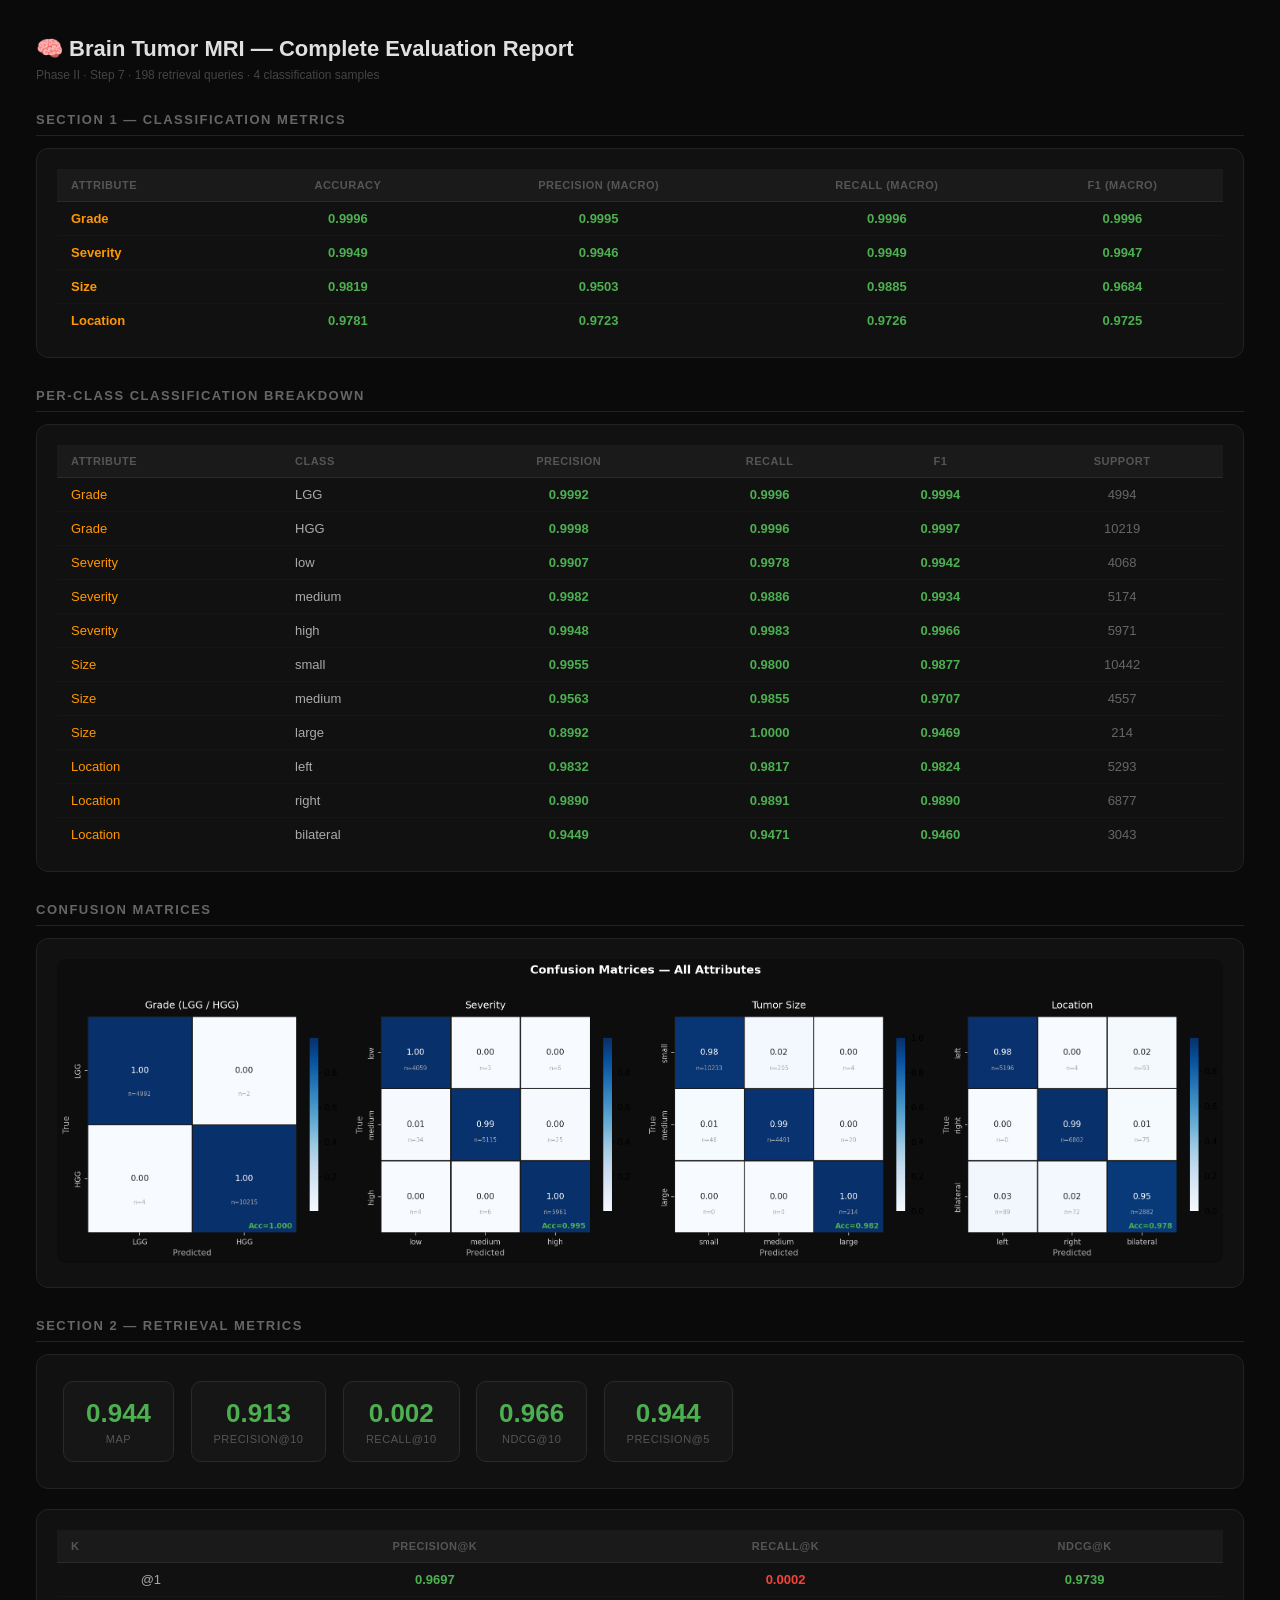
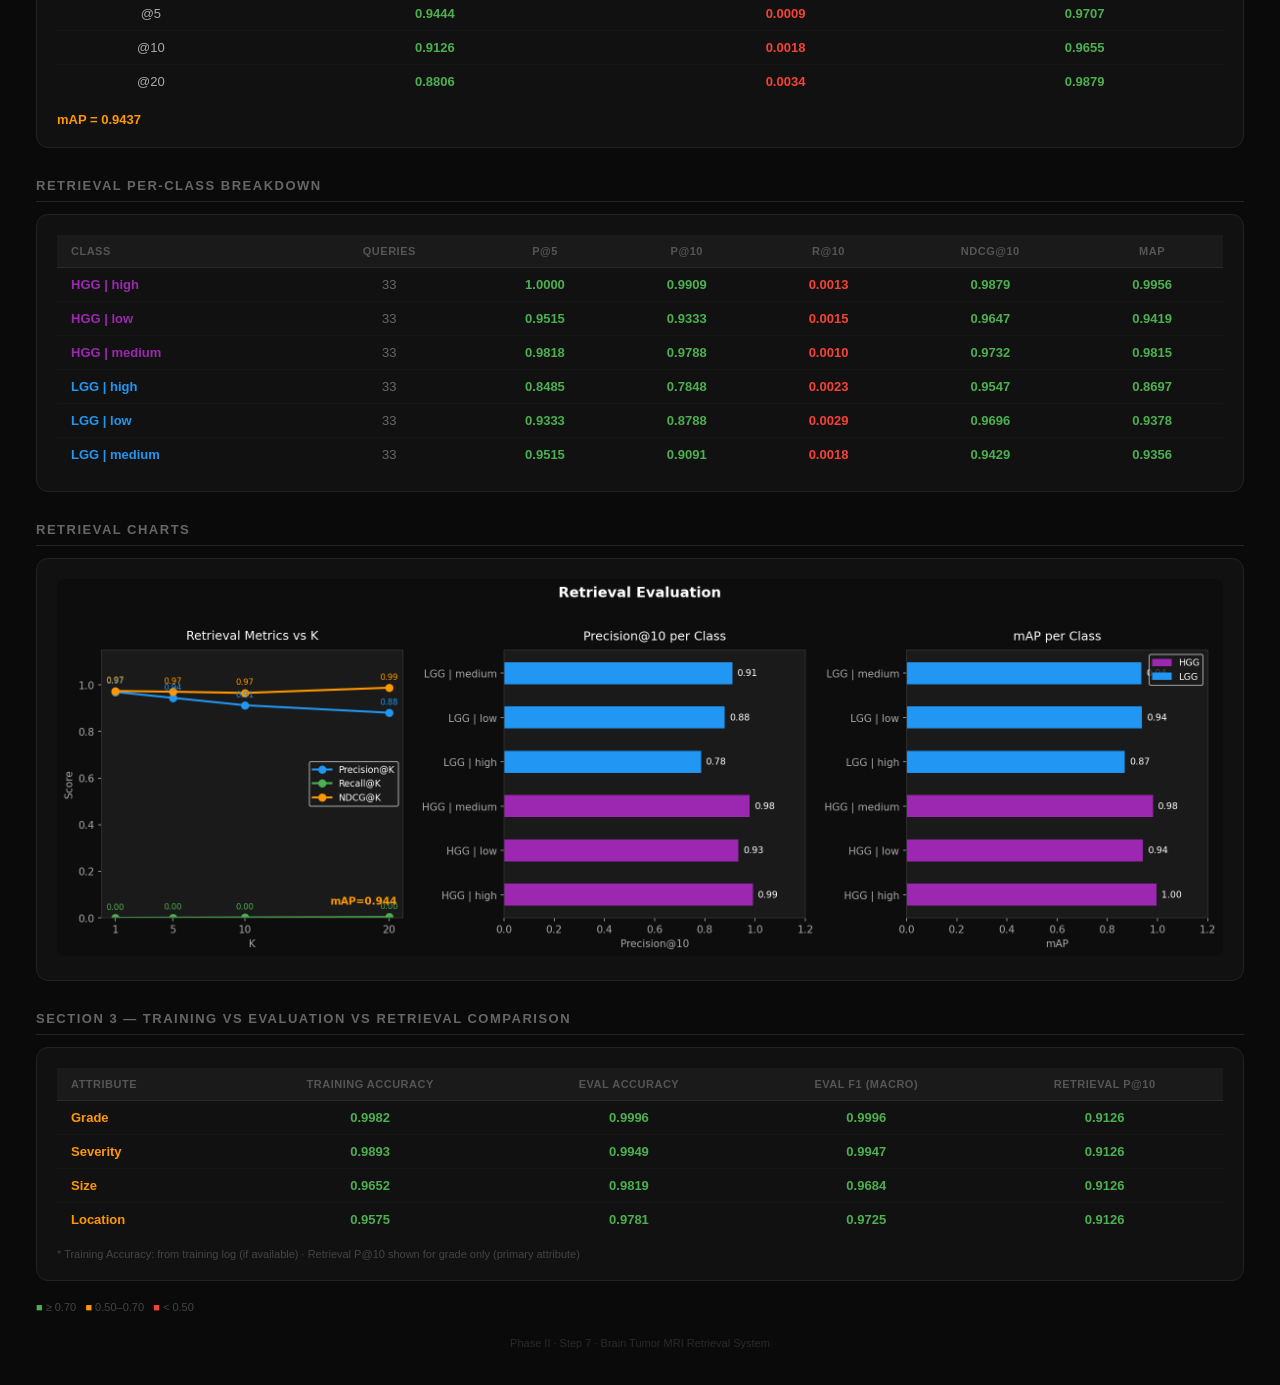
<file: evaluation_output_enhanced/evaluation_report.html>
<!DOCTYPE html>
<html lang="en">
<head>
  <meta charset="UTF-8"/>
  <title>Complete Evaluation — Brain Tumor MRI Retrieval</title>
  <style>
    * { box-sizing:border-box; margin:0; padding:0 }
    body {
      background:#0a0a0a; color:#e0e0e0;
      font-family:-apple-system,BlinkMacSystemFont,'Segoe UI',sans-serif;
      padding:36px; max-width:1300px; margin:0 auto;
    }
    h1  { font-size:22px; font-weight:700; margin-bottom:6px }
    h2  { font-size:13px; font-weight:600; color:#666; margin:30px 0 12px;
           text-transform:uppercase; letter-spacing:1.5px;
           border-bottom:1px solid #222; padding-bottom:8px }
    .card {
      background:#111; border:1px solid #222;
      border-radius:12px; padding:20px; margin-bottom:20px
    }
    table { width:100%; border-collapse:collapse; font-size:13px }
    th { background:#1a1a1a; color:#555; padding:10px 14px;
          text-align:left; font-weight:600;
          border-bottom:1px solid #2a2a2a; font-size:11px;
          text-transform:uppercase; letter-spacing:0.5px }
    td { padding:9px 14px; border-bottom:1px solid #161616 }
    tr:last-child td { border-bottom:none }
    tr:hover td { background:#141414 }
    .big-metric {
      display:inline-block; background:#161616; border:1px solid #2a2a2a;
      border-radius:10px; padding:16px 22px; margin:6px; text-align:center;
      min-width:100px
    }
    .big-metric .val { font-size:26px; font-weight:700; color:#4CAF50 }
    .big-metric .lbl {
      font-size:11px; color:#555; margin-top:4px; text-transform:uppercase;
      letter-spacing:0.5px
    }
    .legend { font-size:11px; color:#444; margin-top:12px }
  </style>
</head>
<body>

  <h1>🧠 Brain Tumor MRI — Complete Evaluation Report</h1>
  <p style="font-size:12px;color:#444;margin-top:6px;margin-bottom:24px">
    Phase II · Step 7 · 198 retrieval queries · 4 classification samples
  </p>

  <h2>Section 1 — Classification Metrics</h2>
  <div class="card">
    <table>
      <thead>
        <tr>
          <th>Attribute</th>
          <th style="text-align:center">Accuracy</th>
          <th style="text-align:center">Precision (macro)</th>
          <th style="text-align:center">Recall (macro)</th>
          <th style="text-align:center">F1 (macro)</th>
        </tr>
      </thead>
      <tbody>
        <tr>
          <td style="color:#FF9800;font-weight:bold;text-transform:capitalize">grade</td>
          <td style="text-align:center;color:#4CAF50;font-weight:bold">0.9996</td>
          <td style="text-align:center;color:#4CAF50;font-weight:bold">0.9995</td>
          <td style="text-align:center;color:#4CAF50;font-weight:bold">0.9996</td>
          <td style="text-align:center;color:#4CAF50;font-weight:bold">0.9996</td>
        </tr>
        <tr>
          <td style="color:#FF9800;font-weight:bold;text-transform:capitalize">severity</td>
          <td style="text-align:center;color:#4CAF50;font-weight:bold">0.9949</td>
          <td style="text-align:center;color:#4CAF50;font-weight:bold">0.9946</td>
          <td style="text-align:center;color:#4CAF50;font-weight:bold">0.9949</td>
          <td style="text-align:center;color:#4CAF50;font-weight:bold">0.9947</td>
        </tr>
        <tr>
          <td style="color:#FF9800;font-weight:bold;text-transform:capitalize">size</td>
          <td style="text-align:center;color:#4CAF50;font-weight:bold">0.9819</td>
          <td style="text-align:center;color:#4CAF50;font-weight:bold">0.9503</td>
          <td style="text-align:center;color:#4CAF50;font-weight:bold">0.9885</td>
          <td style="text-align:center;color:#4CAF50;font-weight:bold">0.9684</td>
        </tr>
        <tr>
          <td style="color:#FF9800;font-weight:bold;text-transform:capitalize">location</td>
          <td style="text-align:center;color:#4CAF50;font-weight:bold">0.9781</td>
          <td style="text-align:center;color:#4CAF50;font-weight:bold">0.9723</td>
          <td style="text-align:center;color:#4CAF50;font-weight:bold">0.9726</td>
          <td style="text-align:center;color:#4CAF50;font-weight:bold">0.9725</td>
        </tr></tbody>
    </table>
  </div>

  <h2>Per-Class Classification Breakdown</h2>
  <div class="card">
    <table>
      <thead>
        <tr>
          <th>Attribute</th><th>Class</th>
          <th style="text-align:center">Precision</th>
          <th style="text-align:center">Recall</th>
          <th style="text-align:center">F1</th>
          <th style="text-align:center">Support</th>
        </tr>
      </thead>
      <tbody>
            <tr>
              <td style="color:#FF9800;text-transform:capitalize">grade</td>
              <td style="color:#aaa">LGG</td>
              <td style="text-align:center;color:#4CAF50;font-weight:bold">0.9992</td>
              <td style="text-align:center;color:#4CAF50;font-weight:bold">0.9996</td>
              <td style="text-align:center;color:#4CAF50;font-weight:bold">0.9994</td>
              <td style="text-align:center;color:#666">4994</td>
            </tr>
            <tr>
              <td style="color:#FF9800;text-transform:capitalize">grade</td>
              <td style="color:#aaa">HGG</td>
              <td style="text-align:center;color:#4CAF50;font-weight:bold">0.9998</td>
              <td style="text-align:center;color:#4CAF50;font-weight:bold">0.9996</td>
              <td style="text-align:center;color:#4CAF50;font-weight:bold">0.9997</td>
              <td style="text-align:center;color:#666">10219</td>
            </tr>
            <tr>
              <td style="color:#FF9800;text-transform:capitalize">severity</td>
              <td style="color:#aaa">low</td>
              <td style="text-align:center;color:#4CAF50;font-weight:bold">0.9907</td>
              <td style="text-align:center;color:#4CAF50;font-weight:bold">0.9978</td>
              <td style="text-align:center;color:#4CAF50;font-weight:bold">0.9942</td>
              <td style="text-align:center;color:#666">4068</td>
            </tr>
            <tr>
              <td style="color:#FF9800;text-transform:capitalize">severity</td>
              <td style="color:#aaa">medium</td>
              <td style="text-align:center;color:#4CAF50;font-weight:bold">0.9982</td>
              <td style="text-align:center;color:#4CAF50;font-weight:bold">0.9886</td>
              <td style="text-align:center;color:#4CAF50;font-weight:bold">0.9934</td>
              <td style="text-align:center;color:#666">5174</td>
            </tr>
            <tr>
              <td style="color:#FF9800;text-transform:capitalize">severity</td>
              <td style="color:#aaa">high</td>
              <td style="text-align:center;color:#4CAF50;font-weight:bold">0.9948</td>
              <td style="text-align:center;color:#4CAF50;font-weight:bold">0.9983</td>
              <td style="text-align:center;color:#4CAF50;font-weight:bold">0.9966</td>
              <td style="text-align:center;color:#666">5971</td>
            </tr>
            <tr>
              <td style="color:#FF9800;text-transform:capitalize">size</td>
              <td style="color:#aaa">small</td>
              <td style="text-align:center;color:#4CAF50;font-weight:bold">0.9955</td>
              <td style="text-align:center;color:#4CAF50;font-weight:bold">0.9800</td>
              <td style="text-align:center;color:#4CAF50;font-weight:bold">0.9877</td>
              <td style="text-align:center;color:#666">10442</td>
            </tr>
            <tr>
              <td style="color:#FF9800;text-transform:capitalize">size</td>
              <td style="color:#aaa">medium</td>
              <td style="text-align:center;color:#4CAF50;font-weight:bold">0.9563</td>
              <td style="text-align:center;color:#4CAF50;font-weight:bold">0.9855</td>
              <td style="text-align:center;color:#4CAF50;font-weight:bold">0.9707</td>
              <td style="text-align:center;color:#666">4557</td>
            </tr>
            <tr>
              <td style="color:#FF9800;text-transform:capitalize">size</td>
              <td style="color:#aaa">large</td>
              <td style="text-align:center;color:#4CAF50;font-weight:bold">0.8992</td>
              <td style="text-align:center;color:#4CAF50;font-weight:bold">1.0000</td>
              <td style="text-align:center;color:#4CAF50;font-weight:bold">0.9469</td>
              <td style="text-align:center;color:#666">214</td>
            </tr>
            <tr>
              <td style="color:#FF9800;text-transform:capitalize">location</td>
              <td style="color:#aaa">left</td>
              <td style="text-align:center;color:#4CAF50;font-weight:bold">0.9832</td>
              <td style="text-align:center;color:#4CAF50;font-weight:bold">0.9817</td>
              <td style="text-align:center;color:#4CAF50;font-weight:bold">0.9824</td>
              <td style="text-align:center;color:#666">5293</td>
            </tr>
            <tr>
              <td style="color:#FF9800;text-transform:capitalize">location</td>
              <td style="color:#aaa">right</td>
              <td style="text-align:center;color:#4CAF50;font-weight:bold">0.9890</td>
              <td style="text-align:center;color:#4CAF50;font-weight:bold">0.9891</td>
              <td style="text-align:center;color:#4CAF50;font-weight:bold">0.9890</td>
              <td style="text-align:center;color:#666">6877</td>
            </tr>
            <tr>
              <td style="color:#FF9800;text-transform:capitalize">location</td>
              <td style="color:#aaa">bilateral</td>
              <td style="text-align:center;color:#4CAF50;font-weight:bold">0.9449</td>
              <td style="text-align:center;color:#4CAF50;font-weight:bold">0.9471</td>
              <td style="text-align:center;color:#4CAF50;font-weight:bold">0.9460</td>
              <td style="text-align:center;color:#666">3043</td>
            </tr></tbody>
    </table>
  </div>

  <h2>Confusion Matrices</h2>
  <div class="card" style="text-align:center">
    <img src="[data-uri]"
         style="max-width:100%;border-radius:8px"/>
  </div>

  <h2>Section 2 — Retrieval Metrics</h2>
  <div class="card">
    <div class="big-metric">
      <div class="val">0.944</div>
      <div class="lbl">mAP</div>
    </div>
    <div class="big-metric">
      <div class="val">0.913</div>
      <div class="lbl">Precision@10</div>
    </div>
    <div class="big-metric">
      <div class="val">0.002</div>
      <div class="lbl">Recall@10</div>
    </div>
    <div class="big-metric">
      <div class="val">0.966</div>
      <div class="lbl">NDCG@10</div>
    </div>
    <div class="big-metric">
      <div class="val">0.944</div>
      <div class="lbl">Precision@5</div>
    </div>
  </div>

  <div class="card">
    <table>
      <thead>
        <tr>
          <th>K</th>
          <th style="text-align:center">Precision@K</th>
          <th style="text-align:center">Recall@K</th>
          <th style="text-align:center">NDCG@K</th>
        </tr>
      </thead>
      <tbody>
        <tr>
          <td style="color:#aaa;text-align:center">@1</td>
          <td style="text-align:center;color:#4CAF50;font-weight:bold">0.9697</td> <td style="text-align:center;color:#F44336;font-weight:bold">0.0002</td> <td style="text-align:center;color:#4CAF50;font-weight:bold">0.9739</td>
        </tr>
        <tr>
          <td style="color:#aaa;text-align:center">@5</td>
          <td style="text-align:center;color:#4CAF50;font-weight:bold">0.9444</td> <td style="text-align:center;color:#F44336;font-weight:bold">0.0009</td> <td style="text-align:center;color:#4CAF50;font-weight:bold">0.9707</td>
        </tr>
        <tr>
          <td style="color:#aaa;text-align:center">@10</td>
          <td style="text-align:center;color:#4CAF50;font-weight:bold">0.9126</td> <td style="text-align:center;color:#F44336;font-weight:bold">0.0018</td> <td style="text-align:center;color:#4CAF50;font-weight:bold">0.9655</td>
        </tr>
        <tr>
          <td style="color:#aaa;text-align:center">@20</td>
          <td style="text-align:center;color:#4CAF50;font-weight:bold">0.8806</td> <td style="text-align:center;color:#F44336;font-weight:bold">0.0034</td> <td style="text-align:center;color:#4CAF50;font-weight:bold">0.9879</td>
        </tr></tbody>
    </table>
    <div style="margin-top:14px;font-size:13px">
      <span style="color:#FF9800;font-weight:bold">mAP = 0.9437</span>
    </div>
  </div>

  <h2>Retrieval Per-Class Breakdown</h2>
  <div class="card">
    <table>
      <thead>
        <tr>
          <th>Class</th><th style="text-align:center">Queries</th>
          <th style="text-align:center">P@5</th>
          <th style="text-align:center">P@10</th>
          <th style="text-align:center">R@10</th>
          <th style="text-align:center">NDCG@10</th>
          <th style="text-align:center">mAP</th>
        </tr>
      </thead>
      <tbody>
        <tr>
          <td style="color:#9C27B0;font-weight:bold">HGG | high</td>
          <td style="text-align:center;color:#666">33</td>
          <td style="text-align:center;color:#4CAF50;font-weight:bold">1.0000</td> <td style="text-align:center;color:#4CAF50;font-weight:bold">0.9909</td>
          <td style="text-align:center;color:#F44336;font-weight:bold">0.0013</td> <td style="text-align:center;color:#4CAF50;font-weight:bold">0.9879</td>
          <td style="text-align:center;color:#4CAF50;font-weight:bold">0.9956</td>
        </tr>
        <tr>
          <td style="color:#9C27B0;font-weight:bold">HGG | low</td>
          <td style="text-align:center;color:#666">33</td>
          <td style="text-align:center;color:#4CAF50;font-weight:bold">0.9515</td> <td style="text-align:center;color:#4CAF50;font-weight:bold">0.9333</td>
          <td style="text-align:center;color:#F44336;font-weight:bold">0.0015</td> <td style="text-align:center;color:#4CAF50;font-weight:bold">0.9647</td>
          <td style="text-align:center;color:#4CAF50;font-weight:bold">0.9419</td>
        </tr>
        <tr>
          <td style="color:#9C27B0;font-weight:bold">HGG | medium</td>
          <td style="text-align:center;color:#666">33</td>
          <td style="text-align:center;color:#4CAF50;font-weight:bold">0.9818</td> <td style="text-align:center;color:#4CAF50;font-weight:bold">0.9788</td>
          <td style="text-align:center;color:#F44336;font-weight:bold">0.0010</td> <td style="text-align:center;color:#4CAF50;font-weight:bold">0.9732</td>
          <td style="text-align:center;color:#4CAF50;font-weight:bold">0.9815</td>
        </tr>
        <tr>
          <td style="color:#2196F3;font-weight:bold">LGG | high</td>
          <td style="text-align:center;color:#666">33</td>
          <td style="text-align:center;color:#4CAF50;font-weight:bold">0.8485</td> <td style="text-align:center;color:#4CAF50;font-weight:bold">0.7848</td>
          <td style="text-align:center;color:#F44336;font-weight:bold">0.0023</td> <td style="text-align:center;color:#4CAF50;font-weight:bold">0.9547</td>
          <td style="text-align:center;color:#4CAF50;font-weight:bold">0.8697</td>
        </tr>
        <tr>
          <td style="color:#2196F3;font-weight:bold">LGG | low</td>
          <td style="text-align:center;color:#666">33</td>
          <td style="text-align:center;color:#4CAF50;font-weight:bold">0.9333</td> <td style="text-align:center;color:#4CAF50;font-weight:bold">0.8788</td>
          <td style="text-align:center;color:#F44336;font-weight:bold">0.0029</td> <td style="text-align:center;color:#4CAF50;font-weight:bold">0.9696</td>
          <td style="text-align:center;color:#4CAF50;font-weight:bold">0.9378</td>
        </tr>
        <tr>
          <td style="color:#2196F3;font-weight:bold">LGG | medium</td>
          <td style="text-align:center;color:#666">33</td>
          <td style="text-align:center;color:#4CAF50;font-weight:bold">0.9515</td> <td style="text-align:center;color:#4CAF50;font-weight:bold">0.9091</td>
          <td style="text-align:center;color:#F44336;font-weight:bold">0.0018</td> <td style="text-align:center;color:#4CAF50;font-weight:bold">0.9429</td>
          <td style="text-align:center;color:#4CAF50;font-weight:bold">0.9356</td>
        </tr></tbody>
    </table>
  </div>

  <h2>Retrieval Charts</h2>
  <div class="card" style="text-align:center">
    <img src="[data-uri]"
         style="max-width:100%;border-radius:8px"/>
  </div>

  <h2>Section 3 — Training vs Evaluation vs Retrieval Comparison</h2>
  <div class="card">
    <table>
      <thead>
        <tr>
          <th>Attribute</th>
          <th style="text-align:center">Training Accuracy</th>
          <th style="text-align:center">Eval Accuracy</th>
          <th style="text-align:center">Eval F1 (macro)</th>
          <th style="text-align:center">Retrieval P@10</th>
        </tr>
      </thead>
      <tbody>
        <tr>
          <td style="color:#FF9800;font-weight:bold;text-transform:capitalize">grade</td>
          <td style="text-align:center;color:#4CAF50;font-weight:bold">0.9982</td>
          <td style="text-align:center;color:#4CAF50;font-weight:bold">0.9996</td>
          <td style="text-align:center;color:#4CAF50;font-weight:bold">0.9996</td>
          <td style="text-align:center;color:#4CAF50;font-weight:bold">0.9126</td>
        </tr>
        <tr>
          <td style="color:#FF9800;font-weight:bold;text-transform:capitalize">severity</td>
          <td style="text-align:center;color:#4CAF50;font-weight:bold">0.9893</td>
          <td style="text-align:center;color:#4CAF50;font-weight:bold">0.9949</td>
          <td style="text-align:center;color:#4CAF50;font-weight:bold">0.9947</td>
          <td style="text-align:center;color:#4CAF50;font-weight:bold">0.9126</td>
        </tr>
        <tr>
          <td style="color:#FF9800;font-weight:bold;text-transform:capitalize">size</td>
          <td style="text-align:center;color:#4CAF50;font-weight:bold">0.9652</td>
          <td style="text-align:center;color:#4CAF50;font-weight:bold">0.9819</td>
          <td style="text-align:center;color:#4CAF50;font-weight:bold">0.9684</td>
          <td style="text-align:center;color:#4CAF50;font-weight:bold">0.9126</td>
        </tr>
        <tr>
          <td style="color:#FF9800;font-weight:bold;text-transform:capitalize">location</td>
          <td style="text-align:center;color:#4CAF50;font-weight:bold">0.9575</td>
          <td style="text-align:center;color:#4CAF50;font-weight:bold">0.9781</td>
          <td style="text-align:center;color:#4CAF50;font-weight:bold">0.9725</td>
          <td style="text-align:center;color:#4CAF50;font-weight:bold">0.9126</td>
        </tr></tbody>
    </table>
    <p style="font-size:11px;color:#444;margin-top:12px">
      * Training Accuracy: from training log (if available) ·
      Retrieval P@10 shown for grade only (primary attribute)
    </p>
  </div>

  <div class="legend">
    <span style="color:#4CAF50">■</span> ≥ 0.70 &nbsp;
    <span style="color:#FF9800">■</span> 0.50–0.70 &nbsp;
    <span style="color:#F44336">■</span> &lt; 0.50
  </div>

  <div style="font-size:11px;color:#2a2a2a;margin-top:24px;text-align:center">
    Phase II · Step 7 · Brain Tumor MRI Retrieval System
  </div>
</body>
</html>
</file>
<file: static/style.css>
/* NeuroInsight — Shared Styles — exact palette from reference */
@import url('https://fonts.googleapis.com/css2?family=Manrope:wght@300;400;500;600;700;800;900&family=Inter:wght@300;400;500;600&family=IBM+Plex+Mono:wght@400;500&display=swap');

*, *::before, *::after { margin: 0; padding: 0; box-sizing: border-box; }

:root {
  /* ── Exact reference colours ── */
  --navy:      #001a40;   /* primary-container / deepest navy */
  --navy2:     #22467f;   /* on-primary-fixed-variant */
  --navy3:     #0D1B2A;   /* dark bg */
  --teal:      #0090ad;   /* on-tertiary-container */
  --teal2:     #007a94;   /* teal hover */
  --surface:   #f8f9fa;   /* main bg */
  --surf-low:  #f3f4f5;   /* surface-container-low */
  --surf-mid:  #edeeef;   /* surface-container */
  --surf-high: #e7e8e9;   /* surface-container-high */
  --surf-top:  #e1e3e4;   /* surface-container-highest */
  --white:     #ffffff;
  --outline:   #74777d;
  --outvar:    #c4c6cc;
  --on-surf:   #191c1d;
  --on-svar:   #44474c;
  --sec-cont:  #c5e3fd;   /* secondary-container */
  --on-sec:    #49667c;   /* on-secondary-container */
  --text:      #0D1B2A;
  --muted:     #44474c;
  --muted2:    #74777d;

  --fd: 'Manrope', sans-serif;
  --fb: 'Inter', sans-serif;
  --fm: 'IBM Plex Mono', monospace;
  --r:  4px;
  --r2: 12px;
  --r3: 16px;
  --sh:  0 1px 3px rgba(13,27,42,0.05), 0 4px 16px rgba(13,27,42,0.06);
  --sh2: 0 10px 15px -3px rgba(13,27,42,0.1), 0 4px 6px -4px rgba(13,27,42,0.1);
}

html { scroll-behavior: smooth; }
body { font-family: var(--fb); background: var(--surface); color: var(--on-surf); min-height: 100vh; }
::-webkit-scrollbar { width: 5px; }
::-webkit-scrollbar-track { background: var(--surface); }
::-webkit-scrollbar-thumb { background: var(--outvar); border-radius: 3px; }

/* ── NAV ── */
nav {
  background: var(--surface);
  height: 64px;
  display: flex; align-items: center; justify-content: space-between;
  padding: 0 2.5rem;
  position: sticky; top: 0; z-index: 200;
  border-bottom: 1px solid rgba(196,198,204,0.2);
}
.nav-logo { display: flex; align-items: center; gap: 8px; text-decoration: none; }
.nav-logo-mark {
  width: 32px; height: 32px;
  background: var(--navy); border-radius: 8px;
  display: flex; align-items: center; justify-content: center;
}
.nav-logo-mark svg { width: 16px; height: 16px; }
.nav-logo-text { font-family: var(--fd); font-weight: 800; font-size: 17px; color: var(--navy); letter-spacing: -.03em; }
.nav-logo-sub { font-size: 10px; color: var(--muted2); display: block; font-family: var(--fm); margin-top: -1px; }
.nav-links { display: flex; align-items: center; gap: .1rem; }
.nav-links a {
  color: var(--muted); text-decoration: none; font-size: 13px; font-weight: 700;
  font-family: var(--fd); letter-spacing: -.01em;
  padding: 6px 14px; border-radius: var(--r2); transition: all .15s;
}
.nav-links a:hover { color: var(--on-surf); background: var(--surf-low); }
.nav-links a.active {
  color: var(--navy); border-bottom: 2px solid var(--navy);
  border-radius: 0; padding-bottom: 4px;
}
.nav-cta {
  background: linear-gradient(135deg, var(--navy), var(--navy2));
  color: var(--white); padding: 8px 20px; border-radius: var(--r2);
  font-size: 13px; font-weight: 700; font-family: var(--fd);
  text-decoration: none; transition: all .2s; white-space: nowrap;
  letter-spacing: -.01em; box-shadow: var(--sh);
}
.nav-cta:hover { transform: translateY(-2px); box-shadow: var(--sh2); }
.nav-status {
  display: flex; align-items: center; gap: 7px;
  background: rgba(13,27,42,0.05); border: 1px solid rgba(13,27,42,0.1);
  padding: 5px 12px; border-radius: 20px;
  font-size: 10px; font-family: var(--fm); color: var(--navy); font-weight: 700;
  text-transform: uppercase; letter-spacing: .15em;
}
.sdot { width: 8px; height: 8px; border-radius: 50%; background: var(--navy2); transition: background .3s; }
.sdot.on  { background: var(--navy2); animation: pulse 2s cubic-bezier(.4,0,.6,1) infinite; }
.sdot.off { background: #ba1a1a; animation: none; }
@keyframes pulse { 50% { opacity: .5; } }
.hamburger { display: none; flex-direction: column; gap: 5px; cursor: pointer; padding: 6px; }
.hamburger span { display: block; width: 22px; height: 2px; background: var(--muted); border-radius: 2px; }
.nav-right { display: flex; align-items: center; gap: 1rem; }
.nav-icon-btn {
  padding: 8px; color: var(--muted); background: transparent;
  border: none; cursor: pointer; border-radius: var(--r2);
  transition: background .15s; display: flex; align-items: center; justify-content: center;
  font-size: 20px;
}
.nav-icon-btn:hover { background: var(--surf-low); color: var(--on-surf); }

/* ── PAGE HERO ── */
.page-hero {
  background: var(--surf-low);
  border-bottom: 1px solid var(--surf-high);
  padding: 3.5rem 2.5rem 3rem;
}
.page-hero-inner { max-width: 1200px; margin: 0 auto; }
.page-hero h1 { font-family: var(--fd); font-size: clamp(1.8rem,3.5vw,2.6rem); font-weight: 800; color: var(--navy); margin: .8rem 0 .6rem; letter-spacing: -.03em; }
.page-hero p { font-size: 15px; color: var(--muted); max-width: 560px; line-height: 1.7; font-family: var(--fb); }
.breadcrumb { display: flex; align-items: center; gap: 8px; font-size: 12px; font-family: var(--fm); color: var(--muted2); margin-bottom: .8rem; }
.breadcrumb a { color: var(--muted2); text-decoration: none; transition: color .2s; }
.breadcrumb a:hover { color: var(--teal); }
.breadcrumb-sep { color: var(--outvar); }

/* ── SECTION ── */
.section { padding: 5rem 2.5rem; max-width: 1200px; margin: 0 auto; }
.sec-label { font-size: 11px; font-family: var(--fb); color: var(--muted2); text-transform: uppercase; letter-spacing: .2em; margin-bottom: .5rem; font-weight: 700; }
.sec-title { font-family: var(--fd); font-size: clamp(1.6rem,3vw,2.4rem); font-weight: 800; color: var(--on-surf); letter-spacing: -.03em; margin-bottom: .8rem; }
.sec-sub { font-size: 15px; color: var(--muted); line-height: 1.7; max-width: 580px; margin-bottom: 3rem; font-family: var(--fb); }

/* Tag */
.tag {
  display: inline-flex; align-items: center; gap: 8px;
  background: rgba(13,27,42,0.05); border: 1px solid rgba(13,27,42,0.1);
  color: var(--navy); font-size: 10px; padding: 4px 12px;
  border-radius: 20px; font-family: var(--fm); font-weight: 700;
  text-transform: uppercase; letter-spacing: .15em;
}
.tag-dot { width: 8px; height: 8px; border-radius: 50%; background: var(--navy2); animation: pulse 2s cubic-bezier(.4,0,.6,1) infinite; }

/* Buttons */
.btn-primary {
  background: linear-gradient(135deg, var(--navy), var(--navy2));
  color: var(--white); padding: 14px 28px; border-radius: var(--r2);
  font-size: 14px; font-weight: 700; border: none; cursor: pointer;
  font-family: var(--fd); transition: all .2s; letter-spacing: -.01em;
  display: inline-flex; align-items: center; gap: 8px; text-decoration: none;
  box-shadow: 0 20px 25px -5px rgba(0,0,0,.1), 0 8px 10px -6px rgba(0,0,0,.1);
}
.btn-primary:hover { transform: translateY(-2px); box-shadow: 0 25px 50px -12px rgba(0,0,0,.25); }
.btn-outline {
  background: rgba(255,255,255,0.05); color: #334155;
  padding: 14px 28px; border-radius: var(--r2);
  font-size: 14px; font-weight: 700; border: 1px solid #e2e8f0;
  cursor: pointer; font-family: var(--fd); transition: all .2s;
  display: inline-flex; align-items: center; gap: 8px; text-decoration: none;
}
.btn-outline:hover { background: rgba(255,255,255,0.1); }
.btn-teal {
  background: var(--teal); color: var(--white);
  padding: 18px 40px; border-radius: var(--r3);
  font-size: 18px; font-weight: 900; border: none; cursor: pointer;
  font-family: var(--fd); transition: all .2s; letter-spacing: -.01em;
  display: inline-flex; align-items: center; gap: 8px; text-decoration: none;
  box-shadow: 0 25px 50px -12px rgba(0,0,0,.25);
}
.btn-teal:hover { background: var(--teal2); transform: scale(.95); }

/* Cards */
.card { background: var(--white); border: 1px solid var(--surf-top); border-radius: var(--r3); padding: 1.5rem; box-shadow: var(--sh); transition: all .2s; }
.card:hover { box-shadow: var(--sh2); transform: translateY(-2px); }
.card-title { font-size: 11px; font-weight: 700; color: var(--muted2); text-transform: uppercase; letter-spacing: .8px; margin-bottom: 1rem; display: flex; align-items: center; gap: 8px; font-family: var(--fm); }

/* Panel */
.panel { background: var(--white); border: 1px solid var(--surf-high); border-radius: var(--r3); overflow: hidden; box-shadow: var(--sh); }
.panel-head { padding: 1rem 1.5rem; border-bottom: 1px solid var(--surf-high); display: flex; align-items: center; justify-content: space-between; background: var(--surf-low);background:var(--surf-high) }
.panel-title { font-size: 11px; font-weight: 700; color: var(--muted); display: flex; align-items: center; gap: 8px; font-family: var(--fb); text-transform: uppercase; letter-spacing: .5px; }
.pico { width: 26px; height: 26px; border-radius: 6px; display: flex; align-items: center; justify-content: center; }
.ico-g { background: rgba(8, 152, 181, 0.12); }
.ico-b { background: rgba(90, 141, 217, 0.08); }
.ico-p { background: rgba(135, 118, 170, 0.1); }
.ico-o { background: rgba(193, 119, 63, 0.1); }
.panel-body { padding: 1.5rem; background: var(--white); }

/* Upload */
.upload-zone { border: 2px dashed var(--outvar); border-radius: var(--r2); padding: 2.5rem 1.5rem; text-align: center; cursor: pointer; transition: all .2s; position: relative; background: var(--surf-low); }
.upload-zone:hover, .upload-zone.drag { border-color: var(--teal); background: rgba(0,144,173,0.04); }
.upload-zone input { position: absolute; inset: 0; opacity: 0; cursor: pointer; width: 100%; height: 100%; }
.upload-icon { width: 52px; height: 52px; background: rgba(0,144,173,0.1); border-radius: 12px; display: flex; align-items: center; justify-content: center; margin: 0 auto 1rem; }
.upload-zone h3 { font-size: 15px; font-weight: 700; margin-bottom: 4px; color: var(--navy); font-family: var(--fd); }
.upload-zone p { font-size: 13px; color: var(--muted); font-family: var(--fb); }
.format-tags { display: flex; gap: 6px; justify-content: center; margin-top: .8rem; flex-wrap: wrap; }
.format-tag { background: var(--white); border: 1px solid var(--surf-high); padding: 3px 9px; border-radius: 4px; font-size: 11px; font-family: var(--fm); color: var(--muted); }
.prev-img { width: 100%; border-radius: 8px; margin-top: 1rem; max-height: 200px; object-fit: contain; background: #000; display: none; }

/* Analyse buttons */
.btn-analyze { width: 100%; margin-top: 1rem; background: linear-gradient(135deg, var(--navy), var(--navy2)); color: var(--white); border: none; padding: 14px; border-radius: var(--r2); font-size: 14px; font-weight: 700; cursor: pointer; font-family: var(--fd); display: flex; align-items: center; justify-content: center; gap: 8px; transition: all .2s; position: relative; overflow: hidden; letter-spacing: -.01em; box-shadow: var(--sh); }
.btn-analyze:hover:not(:disabled) { transform: translateY(-2px); box-shadow: var(--sh2); }
.btn-analyze:disabled { opacity: .4; cursor: not-allowed; transform: none; box-shadow: none; }
.btn-analyze .shimmer { position: absolute; inset: 0; background: linear-gradient(90deg,transparent,rgba(255,255,255,0.15),transparent); transform: translateX(-100%); }
.btn-analyze.loading .shimmer { animation: shim 1.2s infinite; }
@keyframes shim { to { transform: translateX(100%); } }
.btn-rpt { width: 100%; margin-top: .8rem; background: var(--white); color: var(--muted); border: 1px solid var(--surf-high); padding: 11px; border-radius: var(--r2); font-size: 13px; font-weight: 600; cursor: pointer; font-family: var(--fb); display: none; align-items: center; justify-content: center; gap: 8px; transition: all .2s; }
.btn-rpt:hover:not(:disabled) { border-color: var(--teal); color: var(--teal); background: rgba(0,144,173,0.04); }

/* Diagnosis */
.diag-row { display: flex; align-items: center; justify-content: space-between; padding: 10px 0; border-bottom: 1px solid var(--surf-high); }
.diag-row:last-child { border-bottom: none; }
.diag-label { font-size: 12px; color: var(--muted2); font-family: var(--fm); }
.diag-val { display: flex; align-items: center; gap: 8px; }
.diag-badge { padding: 3px 10px; border-radius: 20px; font-size: 12px; font-weight: 700; font-family: var(--fm); }
.badge-hgg    { background: #ede9fe; color: #5b21b6; }
.badge-lgg    { background: #dbeafe; color: #1e40af; }
.badge-high   { background: #fee2e2; color: #b91c1c; }
.badge-medium { background: #fff7ed; color: #c2410c; }
.badge-low    { background: #d1fae5; color: #065f46; }
.badge-generic{ background: var(--surf-low); color: var(--muted); }
.conf-bar { width: 80px; height: 4px; background: var(--surf-high); border-radius: 2px; overflow: hidden; }
.conf-fill { height: 4px; border-radius: 2px; background: var(--teal); transition: width .7s cubic-bezier(.4,0,.2,1); }
.conf-pct { font-size: 11px; color: var(--muted2); min-width: 32px; text-align: right; font-family: var(--fm); }
.infer-badge { display: inline-flex; align-items: center; gap: 5px; background: var(--surf-low); border: 1px solid var(--surf-high); padding: 3px 9px; border-radius: 4px; font-size: 11px; font-family: var(--fm); color: var(--muted2); }

/* Heatmap */
.heatmap-grid { display: grid; grid-template-columns: 1fr 1fr; gap: 1rem; }
.heatmap-img-wrap { border-radius: 8px; overflow: hidden; background: #000; aspect-ratio: 1; border: 1px solid var(--surf-high); }
.heatmap-img-wrap img { width: 100%; height: 100%; object-fit: contain; }
.heatmap-label { text-align: center; font-size: 11px; color: var(--muted2); margin-top: 5px; font-family: var(--fm); }

/* Retrieval */
.result-item { display: flex; align-items: center; gap: 12px; padding: 10px 0; border-bottom: 1px solid var(--surf-high); }
.result-item:last-child { border-bottom: none; }
.rank-badge { width: 28px; height: 28px; border-radius: 4px; background: var(--surf-low); border: 1px solid var(--surf-high); display: flex; align-items: center; justify-content: center; font-size: 12px; font-weight: 700; color: var(--muted2); flex-shrink: 0; font-family: var(--fm); }
.rank-badge.top { background: rgba(0,144,173,0.08); border-color: rgba(0,144,173,0.25); color: var(--teal); }
.result-tags { display: flex; gap: 5px; flex-wrap: wrap; margin-top: 4px; }
.result-tag { background: var(--surf-low); border: 1px solid var(--surf-high); padding: 2px 7px; border-radius: 4px; font-size: 11px; color: var(--muted2); font-family: var(--fm); }
.sim-bar-wrap { width: 70px; }
.sim-bar { height: 4px; background: var(--surf-high); border-radius: 2px; overflow: hidden; margin-bottom: 3px; }
.sim-fill { height: 4px; border-radius: 2px; background: var(--teal); }
.sim-pct { font-size: 11px; font-weight: 700; color: var(--muted); font-family: var(--fm); }

/* Placeholder */
.placeholder { display: flex; flex-direction: column; align-items: center; justify-content: center; min-height: 180px; color: var(--outvar); gap: 10px; }
.placeholder svg { width: 36px; height: 36px; opacity: .25; }
.placeholder p { font-size: 13px; text-align: center; line-height: 1.6; color: var(--muted2); font-family: var(--fb); }

/* Alerts */
.alert { padding: 10px 14px; border-radius: 8px; font-size: 13px; margin-bottom: 1rem; display: none; align-items: center; gap: 8px; font-family: var(--fb); }
.alert-error   { background: #fef2f2; color: #b91c1c; border: 1px solid #fecaca; }
.alert-success { background: #f0fdf4; color: #065f46; border: 1px solid #a7f3d0; }

/* Sev banner */
.sev-banner { border-radius: 8px; padding: 12px 14px; display: flex; align-items: center; gap: 10px; font-size: 13px; margin-bottom: 1rem; font-family: var(--fb); }
.sev-ico { width: 30px; height: 30px; border-radius: 6px; display: flex; align-items: center; justify-content: center; font-size: 14px; flex-shrink: 0; }
.dcell { background: var(--surf-low); border: 1px solid var(--surf-high); border-radius: 8px; padding: 1rem; }
.dc-lbl { font-size: 10px; font-family: var(--fm); color: var(--muted2); text-transform: uppercase; letter-spacing: 1px; margin-bottom: .4rem; }
.dc-val { font-size: 1.15rem; font-weight: 800; letter-spacing: -.01em; font-family: var(--fd); }
.dc-conf { display: flex; align-items: center; gap: 8px; margin-top: .5rem; }
.ct { flex: 1; height: 3px; background: var(--surf-high); border-radius: 2px; overflow: hidden; }
.cf { height: 3px; border-radius: 2px; background: var(--teal); transition: width .8s cubic-bezier(.4,0,.2,1); }
.cp { font-size: 11px; font-family: var(--fm); color: var(--muted2); min-width: 30px; }

/* Reveal */
.reveal { opacity: 0; transform: translateY(18px); transition: opacity .5s ease, transform .5s ease; }
.reveal.visible { opacity: 1; transform: none; }

/* Footer */
.site-footer {
  background: var(--surface);
  border-top: 1px solid rgba(196,198,204,0.15);
  padding: 2rem 3rem;
  display: flex; flex-direction: column; gap: 1rem;
  margin-top: 0;
}
.footer-inner { display: flex; justify-content: space-between; align-items: center; flex-wrap: wrap; gap: 1rem; max-width: 100%; }
.footer-brand-name { font-family: var(--fd); font-weight: 700; color: var(--navy); font-size: 14px; }
.footer-copy { font-family: var(--fm); font-size: 11px; text-transform: uppercase; letter-spacing: .1em; color: var(--muted2); margin-top: 2px; }
.footer-links { display: flex; gap: 2rem; }
.footer-links a { font-family: var(--fm); font-size: 11px; text-transform: uppercase; letter-spacing: .1em; color: var(--muted2); text-decoration: underline; transition: color .3s; }
.footer-links a:hover { color: var(--navy2); }

/* Responsive */
@media(max-width:768px) {
  .nav-links { display: none; flex-direction: column; position: absolute; top: 64px; left: 0; right: 0; background: var(--surface); padding: 1rem 2rem 1.5rem; border-bottom: 1px solid var(--surf-high); z-index: 199; box-shadow: var(--sh); }
  .nav-links.open { display: flex; }
  .hamburger { display: flex; }
  nav, .section, .page-hero, .site-footer { padding-left: 1.5rem; padding-right: 1.5rem; }
}
@media(max-width:560px) { .heatmap-grid { grid-template-columns: 1fr; } }
@keyframes spin { to { transform: rotate(360deg); } }
</file>
